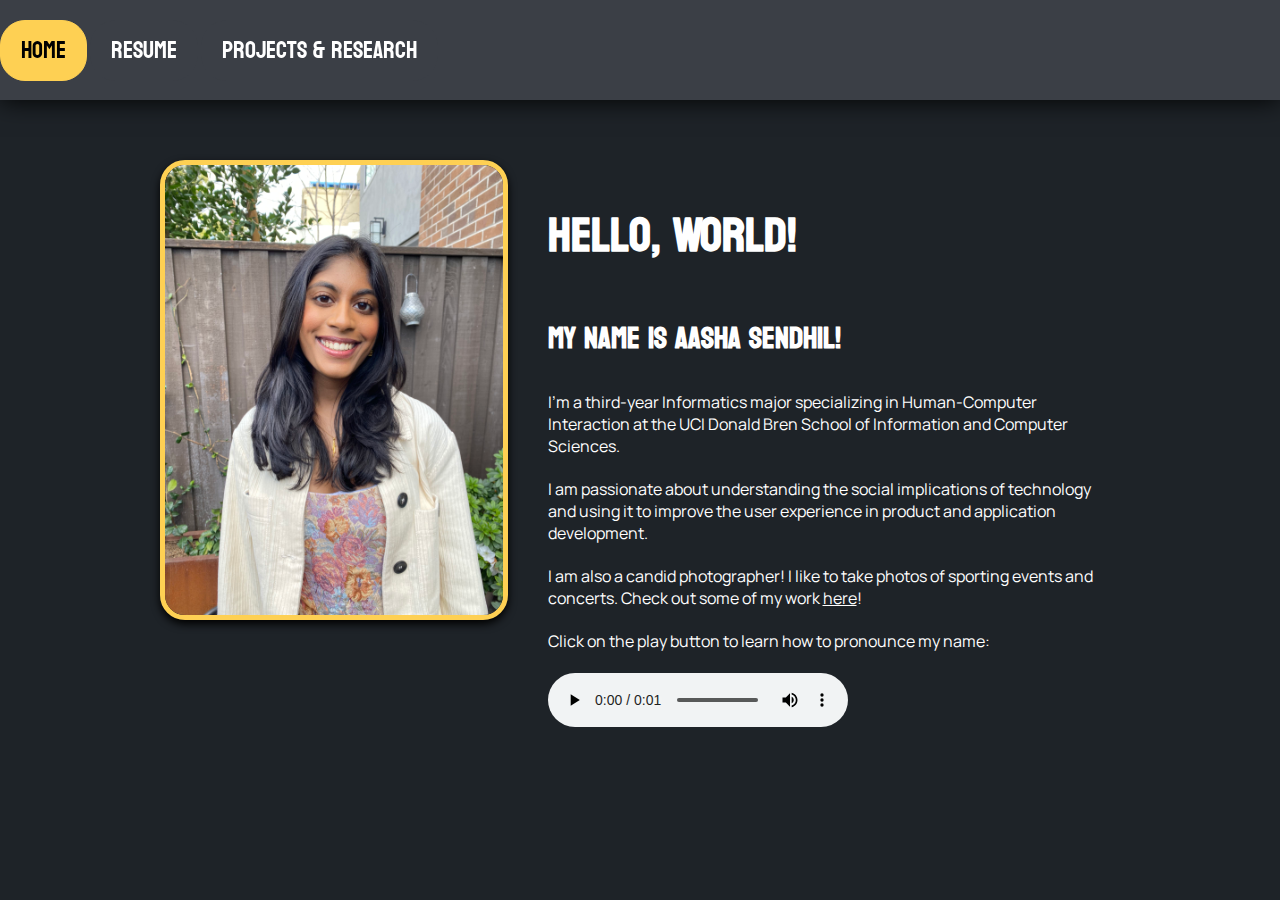
<file: index.html>
<!DOCTYPE html>
<html lang="en">
<!-- WRITTEN BY: AASHA SENDHIL
EMAIL: asendhil@uci.edu
-->
	<!--Set up page-->
	<head>
		<meta charset="UTF-8">
    <meta http-equiv="X-UA-Compatible" content="IE=edge">
    <meta name="viewport" content="width=device-width, initial-scale=1.0">
		<link rel="stylesheet" href="style.css">
    <title>Aasha's Portfolio</title>
		<style>
			body {
				background-color: #1e2328; <!-- dark gray-->
				background-repeat: no-repeat;
				background-size: cover;
				background-position: center center;
				background-attachment: fixed;
			}
		</style>
  </head>

	<!--Navigation bar-->
  <div class="navbar">
			<div class="navbar-right">
      <a href="./index.html" class="active">Home</a>
			<a href="./resume.html">Resume</a>
			<a href="./projects.html">Projects & Research</a>
			<!-- for future design iteration
			<div class="drowdown">
				<a href="./projects.html" class="dropbtn">Projects & Research</a>
				<div class="dropdown-content">
					<a href="./recipe-radar.html">Recipe Radar</a>
					<a href="./itinerary-atlas.html">Itinerary Atlas</a>
					<a href="./ai-discrimination-essay.html">AI Discrimination</a>
					<a href="./dataveillance-essay.html">Social Media & Dataveillance</a>
				</div>
			</div>
		-->
			<!--<a href="./contact.html">Contact</a>-->
		</div>
</div>

<div class="homecontainer">
	<!--Inserting profile photo-->
	<!--<div class="homeimage">-->
		<img src="images/Aasha_Sendhil_Photo.jpg" alt="Aasha Sendhil" class="homeimage">
	<!--</div>-->
	<!--Intro-->
	<div class="hometext">
		<h1> Hello, World!</h1>
		<h2>My name is Aasha Sendhil!</h2>
		<p>I'm a third-year Informatics major specializing in Human-Computer Interaction at the UCI Donald
			Bren School of Information and Computer Sciences.</p>
		<p>I am passionate about understanding the social implications of technology and using it to
			improve the user experience in product and application development.</p>
		<p>I am also a candid photographer! I like to take photos of sporting events and concerts. Check out
			some of my work <a href="https://aashasendhil.wixsite.com/journalismportfolio" style="color: white;">here</a>!</p>
		<!--Name pronunciation audio files-->
		<p>Click on the play button to learn how to pronounce my name:</p>
		<audio controls>
			<source src="./audios/name-pronunciation.m4a" type="audio/m4a">
			<source src="./audios/name-pronunciation.mp3" type="audio/mpeg">
			Your browser does not support the audio element.
		</audio>
	</div>
</div>

</html>
</file>
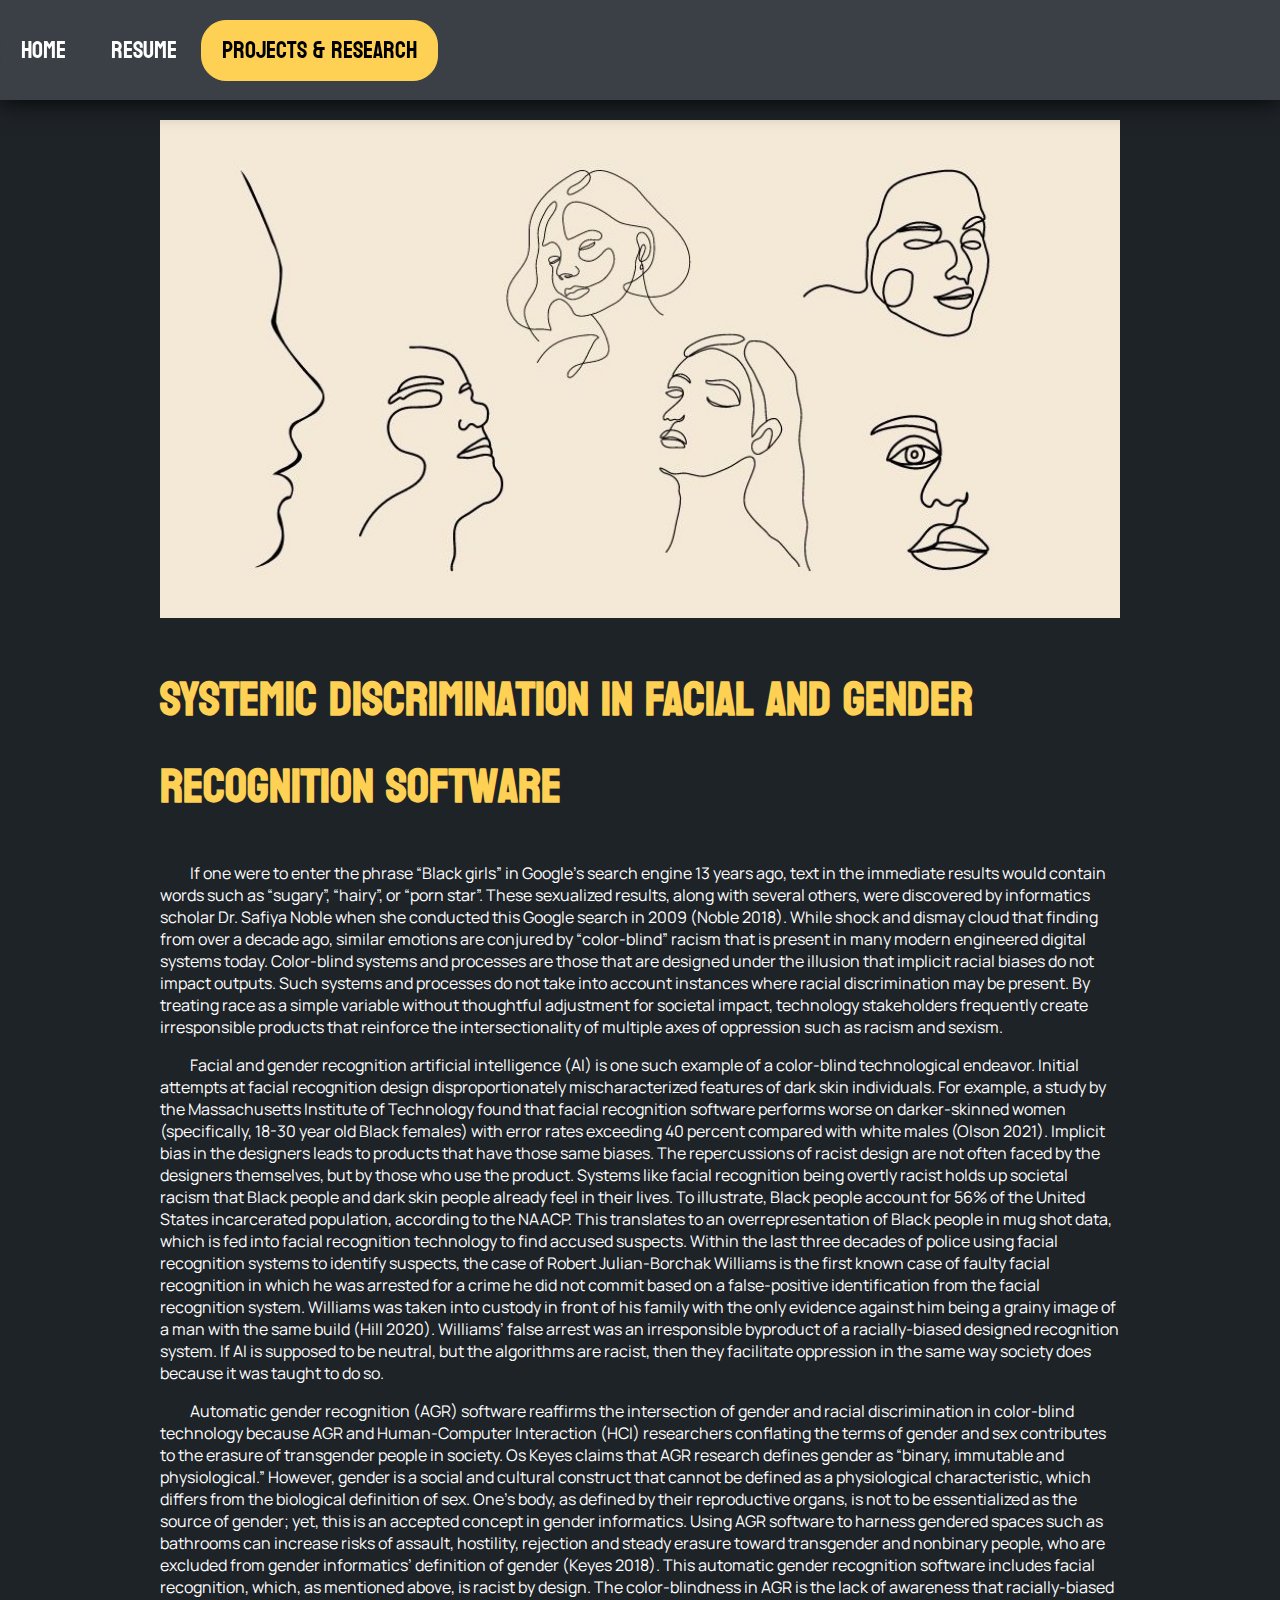
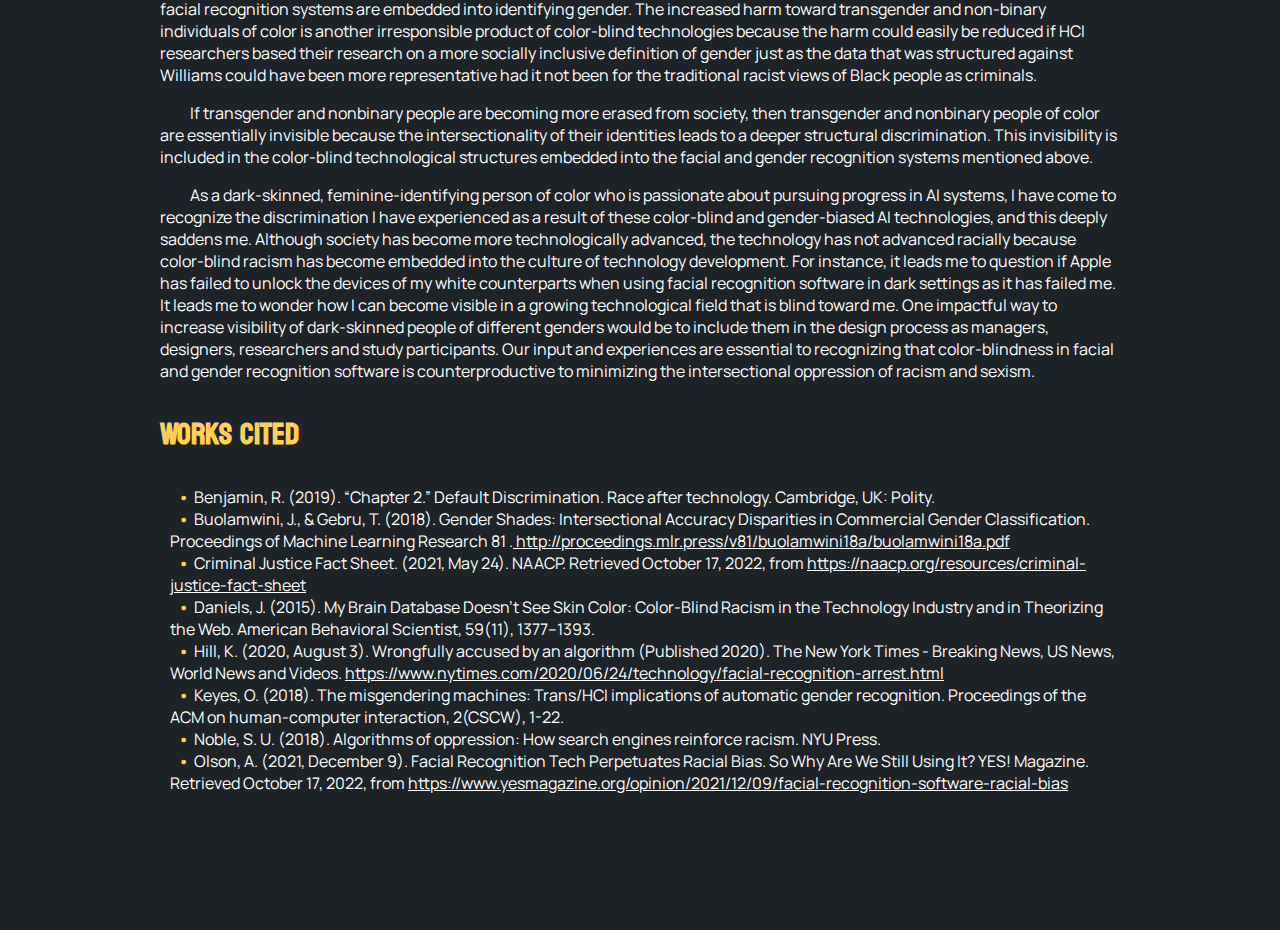
<file: ai-discrimination-essay.html>
<!DOCTYPE html>
<html lang="en">
	<!--Set up page-->
	<head>
		<meta charset="UTF-8">
    <meta http-equiv="X-UA-Compatible" content="IE=edge">
    <meta name="viewport" content="width=device-width, initial-scale=1.0">
		<link rel="stylesheet" href="style.css">
    <title>Aasha's Portfolio</title>
		<style>
			body {
				background-color: #1e2328;
				background-repeat: no-repeat;
				background-size: cover;
				background-position: center center;
				background-attachment: fixed;
			}
		</style>
  </head>

  <!--Navigation bar-->
  <div class="navbar">
			<div class="navbar-right">
      <a href="./index.html">Home</a>
			<a href="./resume.html">Resume</a>
			<a href="./projects.html" class="active">Projects & Research</a>
			<!--<a href="./contact.html">Contact</a>-->
		</div>
</div>

<body class="essay">
  <img src="./images/AI-Discrimination-Header-Image.jpg" alt="silhouettes of a six faces" id="header_img">
  <h1>Systemic Discrimination in Facial and Gender Recognition Software</h1>
  <p><span class="tab"></span>If one were to enter the phrase “Black girls” in Google’s search engine 13 years ago,
    text in the immediate results would contain words such as “sugary”, “hairy”, or “porn star”.
    These sexualized results, along with several others, were discovered by informatics scholar
    Dr. Safiya Noble when she conducted this Google search in 2009 (Noble 2018). While shock and
    dismay cloud that finding from over a decade ago, similar emotions are conjured by “color-blind”
    racism that is present in many modern engineered digital systems today. Color-blind systems and
    processes are those that are designed under the illusion that implicit racial biases do not impact
    outputs. Such systems and processes do not take into account instances where racial discrimination
    may be present. By treating race as a simple variable without thoughtful adjustment for societal
    impact, technology stakeholders frequently create irresponsible products that reinforce the
    intersectionality of multiple axes of oppression such as racism and sexism.</p>
  <p><span class="tab"></span>Facial and gender recognition artificial intelligence (AI) is one such example of a color-blind
    technological endeavor. Initial attempts at facial recognition design disproportionately
    mischaracterized features of dark skin individuals. For example, a study by the Massachusetts
    Institute of Technology found that facial recognition software performs worse on darker-skinned women
    (specifically, 18-30 year old Black females) with error rates exceeding 40 percent compared with white
    males (Olson 2021). Implicit bias in the designers leads to products that have those same biases.
    The repercussions of racist design are not often faced by the designers themselves, but by those who
    use the product. Systems like facial recognition being overtly racist holds up societal racism that
    Black people and dark skin people already feel in their lives. To illustrate, Black people account
    for 56% of the United States incarcerated population, according to the NAACP. This translates to an
    overrepresentation of Black people in mug shot data, which is fed into facial recognition technology
    to find accused suspects. Within the last three decades of police using facial recognition systems to
    identify suspects, the case of Robert Julian-Borchak Williams is the first known case of faulty facial
    recognition in which he was arrested for a crime he did not commit based on a false-positive
    identification from the facial recognition system. Williams was taken into custody in front
    of his family with the only evidence against him being a grainy image of a man with the same build (Hill 2020).
    Williams’ false arrest was an irresponsible byproduct of a racially-biased designed recognition system.
    If AI is supposed to be neutral, but the algorithms are racist, then they facilitate oppression in the
    same way society does because it was taught to do so.</p>
  <p><span class="tab"></span>Automatic gender recognition (AGR) software reaffirms the intersection of gender and racial discrimination
    in color-blind technology because AGR and Human-Computer Interaction (HCI) researchers conflating the terms
    of gender and sex contributes to the erasure of transgender people in society. Os Keyes claims that AGR
    research defines gender as “binary, immutable and physiological.” However, gender is a social and cultural
    construct that cannot be defined as a physiological characteristic, which differs from the biological
    definition of sex. One’s body, as defined by their reproductive organs, is not to be essentialized as the
    source of gender; yet, this is an accepted concept in gender informatics. Using AGR software to harness
    gendered spaces such as bathrooms can increase risks of assault, hostility, rejection and steady erasure
    toward transgender and nonbinary people, who are excluded from gender informatics’ definition of gender
    (Keyes 2018).  This automatic gender recognition software includes facial recognition, which, as mentioned
    above, is racist by design. The color-blindness in AGR is the lack of awareness that racially-biased facial
    recognition systems are embedded into identifying gender. The increased harm toward transgender and
    non-binary individuals of color is another irresponsible product of color-blind technologies because the
    harm could easily be reduced if HCI researchers based their research on a more socially inclusive definition
    of gender just as the data that was structured against Williams could have been more representative had it
    not been for the traditional racist views of Black people as criminals.</p>
  <p><span class="tab"></span>If transgender and nonbinary people are becoming more erased from society, then transgender and
    nonbinary people of color are essentially invisible because the intersectionality of their identities
    leads to a deeper structural discrimination. This invisibility is included in the color-blind
    technological structures embedded into the facial and gender recognition systems mentioned above.</p>
  <p><span class="tab"></span>As a dark-skinned, feminine-identifying person of color who is passionate about pursuing progress in AI systems,
    I have come to recognize the discrimination I have experienced as a result of these color-blind and gender-biased
    AI technologies, and this deeply saddens me. Although society has become more technologically advanced, the
    technology has not advanced racially because color-blind racism has become embedded into the culture of technology
    development. For instance, it leads me to question if Apple has failed to unlock the devices of my white counterparts
    when using facial recognition software in dark settings as it has failed me. It leads me to wonder how I can become
    visible in a growing technological field that is blind toward me. One impactful way to increase visibility of
    dark-skinned people of different genders would be to include them in the design process as managers, designers,
    researchers and study participants. Our input and experiences are essential to recognizing that color-blindness
    in facial and gender recognition software is counterproductive to minimizing the intersectional oppression of
    racism and sexism.</p>
	<h2>Works Cited</h2>
	<ul>
	  <li>Benjamin, R. (2019). “Chapter 2.” Default Discrimination. Race after technology. Cambridge, UK: Polity.</li>
	  <li>Buolamwini, J., & Gebru, T. (2018). Gender Shades: Intersectional Accuracy Disparities in Commercial Gender
	    Classification. Proceedings of Machine Learning Research 81 .<a href="http://proceedings.mlr.press/v81/buolamwini18a/buolamwini18a.pdf">
	    http://proceedings.mlr.press/v81/buolamwini18a/buolamwini18a.pdf</a></li>
	  <li>Criminal Justice Fact Sheet. (2021, May 24). NAACP. Retrieved October 17, 2022, from <a href="https://naacp.org/resources/criminal-justice-fact-sheet">
	    https://naacp.org/resources/criminal-justice-fact-sheet</a></li>
	  <li>Daniels, J. (2015). My Brain Database Doesn’t See Skin Color: Color-Blind Racism in the Technology Industry
	    and in Theorizing the Web. American Behavioral Scientist, 59(11), 1377–1393.</li>
	  <li>Hill, K. (2020, August 3). Wrongfully accused by an algorithm (Published 2020). The New York Times -
	    Breaking News, US News, World News and Videos. <a href="https://www.nytimes.com/2020/06/24/technology/facial-recognition-arrest.html">
	    https://www.nytimes.com/2020/06/24/technology/facial-recognition-arrest.html</a></li>
	  <li>Keyes, O. (2018). The misgendering machines: Trans/HCI implications of automatic gender recognition.
	    Proceedings of the ACM on human-computer interaction, 2(CSCW), 1-22.</li>
	  <li>Noble, S. U. (2018). Algorithms of oppression: How search engines reinforce racism. NYU Press.</li>
	  <li>Olson, A. (2021, December 9). Facial Recognition Tech Perpetuates Racial Bias. So Why Are We Still Using It?
	    YES! Magazine. Retrieved October 17, 2022, from <a href="https://www.yesmagazine.org/opinion/2021/12/09/facial-recognition-software-racial-bias">
	    https://www.yesmagazine.org/opinion/2021/12/09/facial-recognition-software-racial-bias</a></li>
	</ul>
</body>

</html>
</file>
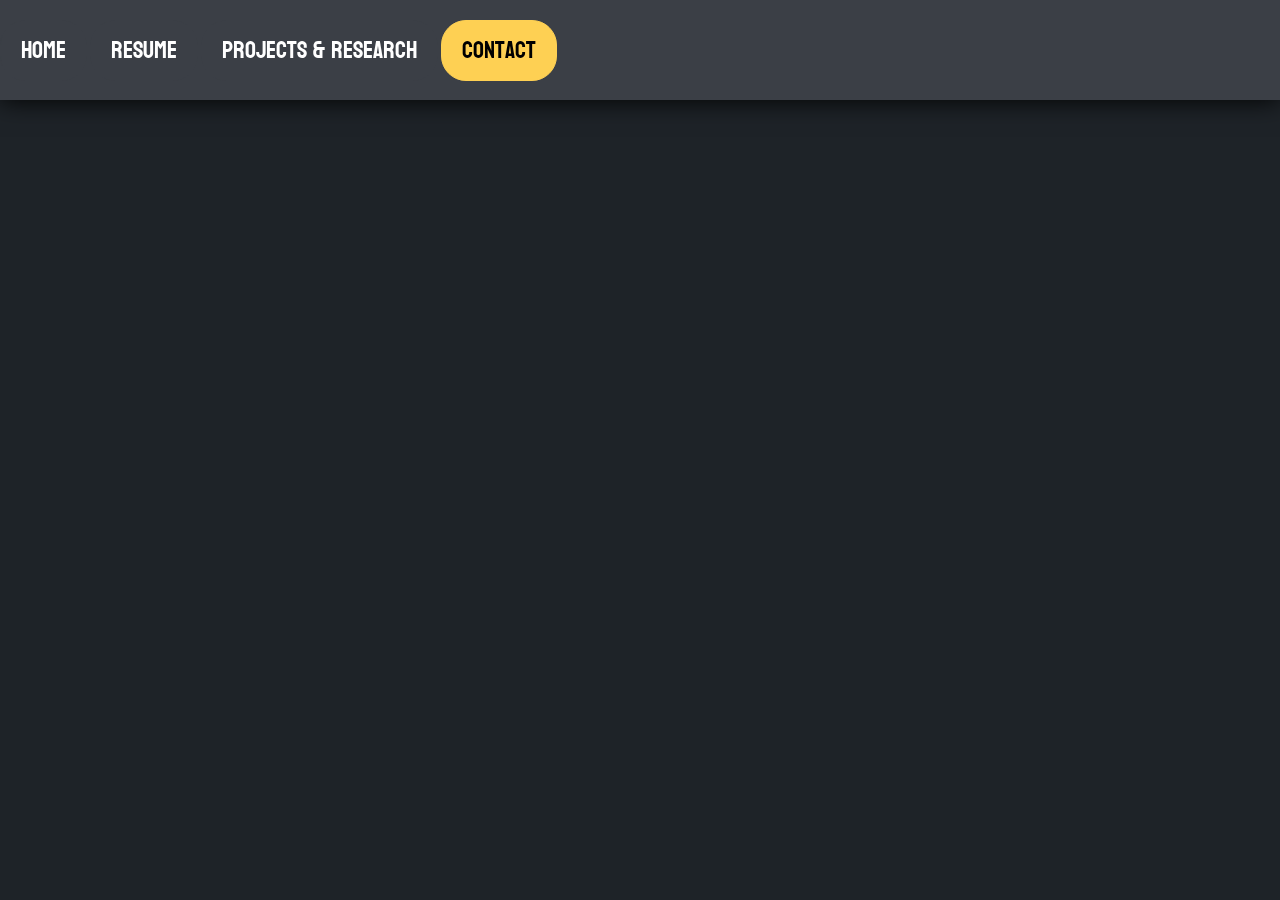
<file: contact.html>
<!DOCTYPE html>
<html lang="en">
	<!--Set up page-->
	<head>
		<meta charset="UTF-8">
    <meta http-equiv="X-UA-Compatible" content="IE=edge">
    <meta name="viewport" content="width=device-width, initial-scale=1.0">
		<link rel="stylesheet" href="style.css">
    <title>Aasha's Portfolio</title>
		<style>
			body {
				background-color: #1e2328;
				background-repeat: no-repeat;
				background-size: cover;
				background-position: center center;
				background-attachment: fixed;
			}
		</style>
  </head>

  <!--Navigation bar-->
  <div class="navbar">
			<div class="navbar-right">
      <a href="./index.html">Home</a>
			<a href="./resume.html">Resume</a>
			<a href="./projects.html">Projects & Research</a>
			<a href="./contact.html" class="active">Contact</a>
		</div>
</div>

</html>
</file>
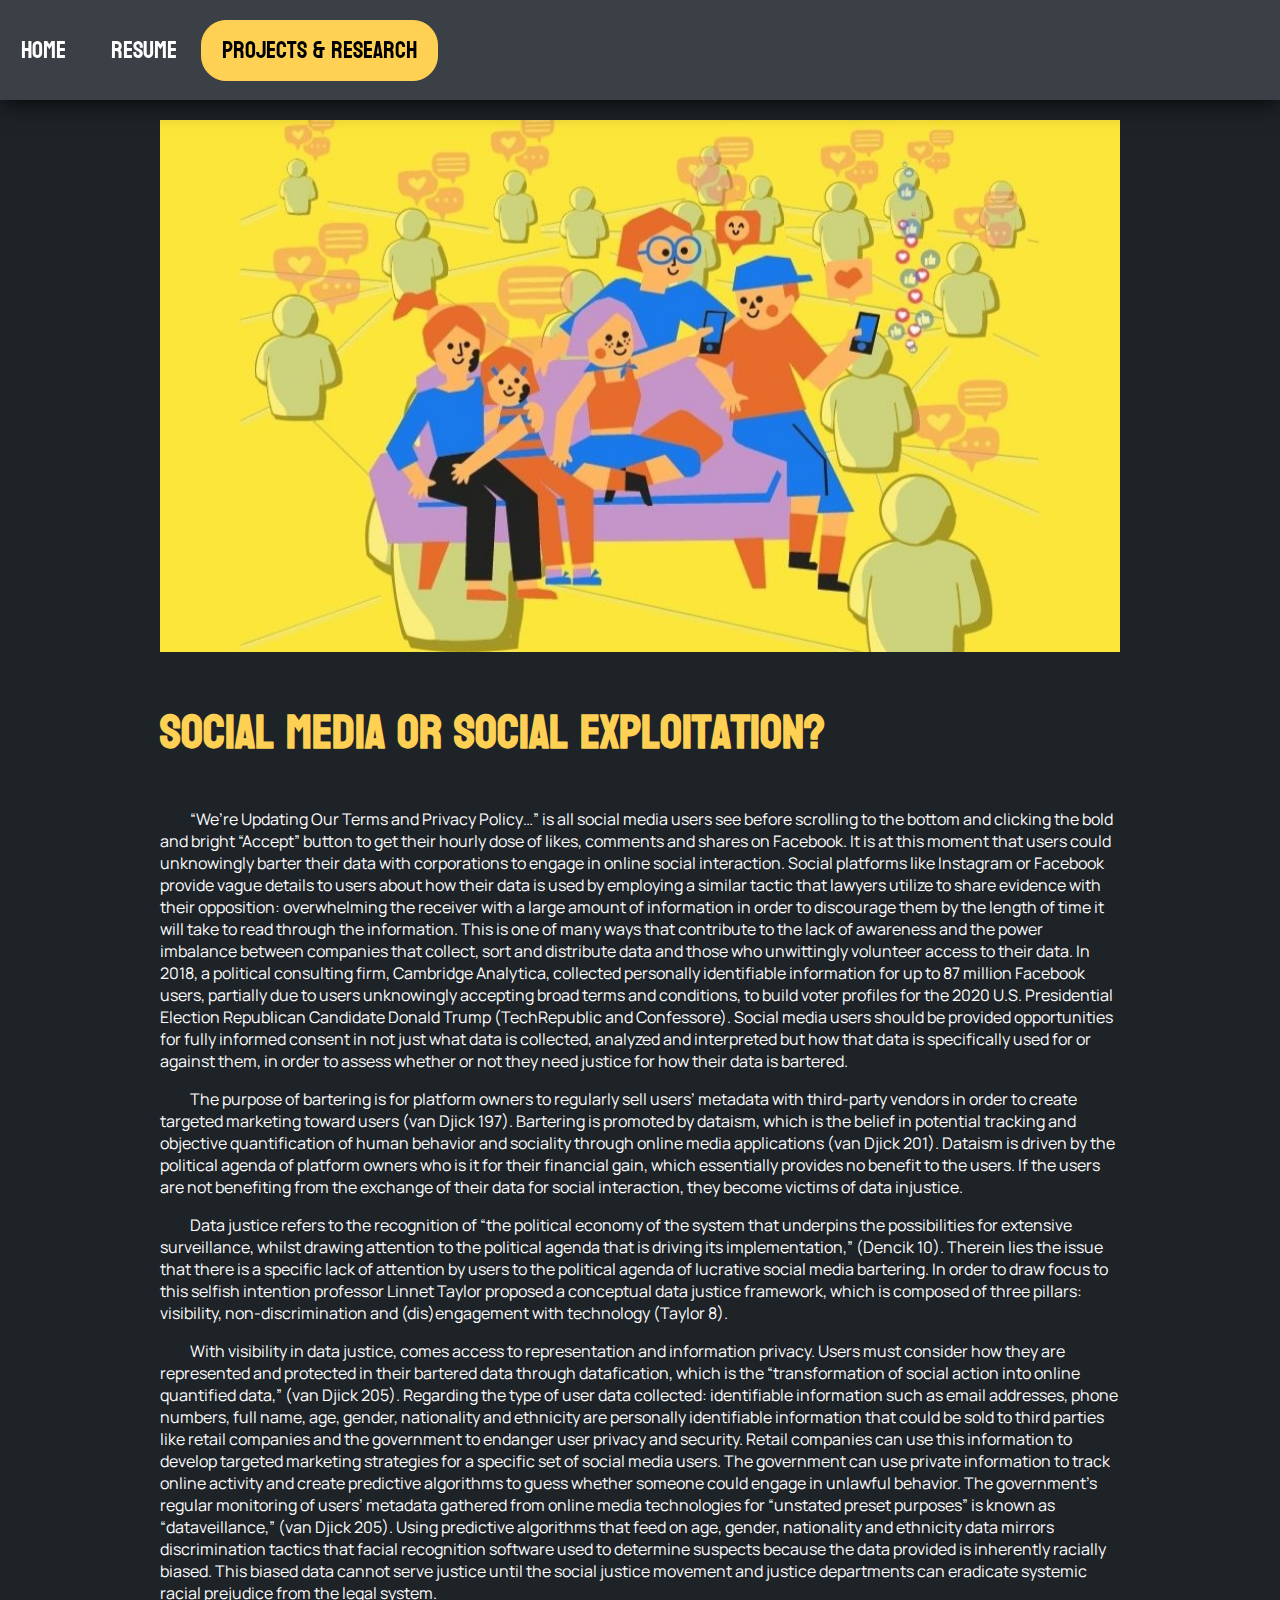
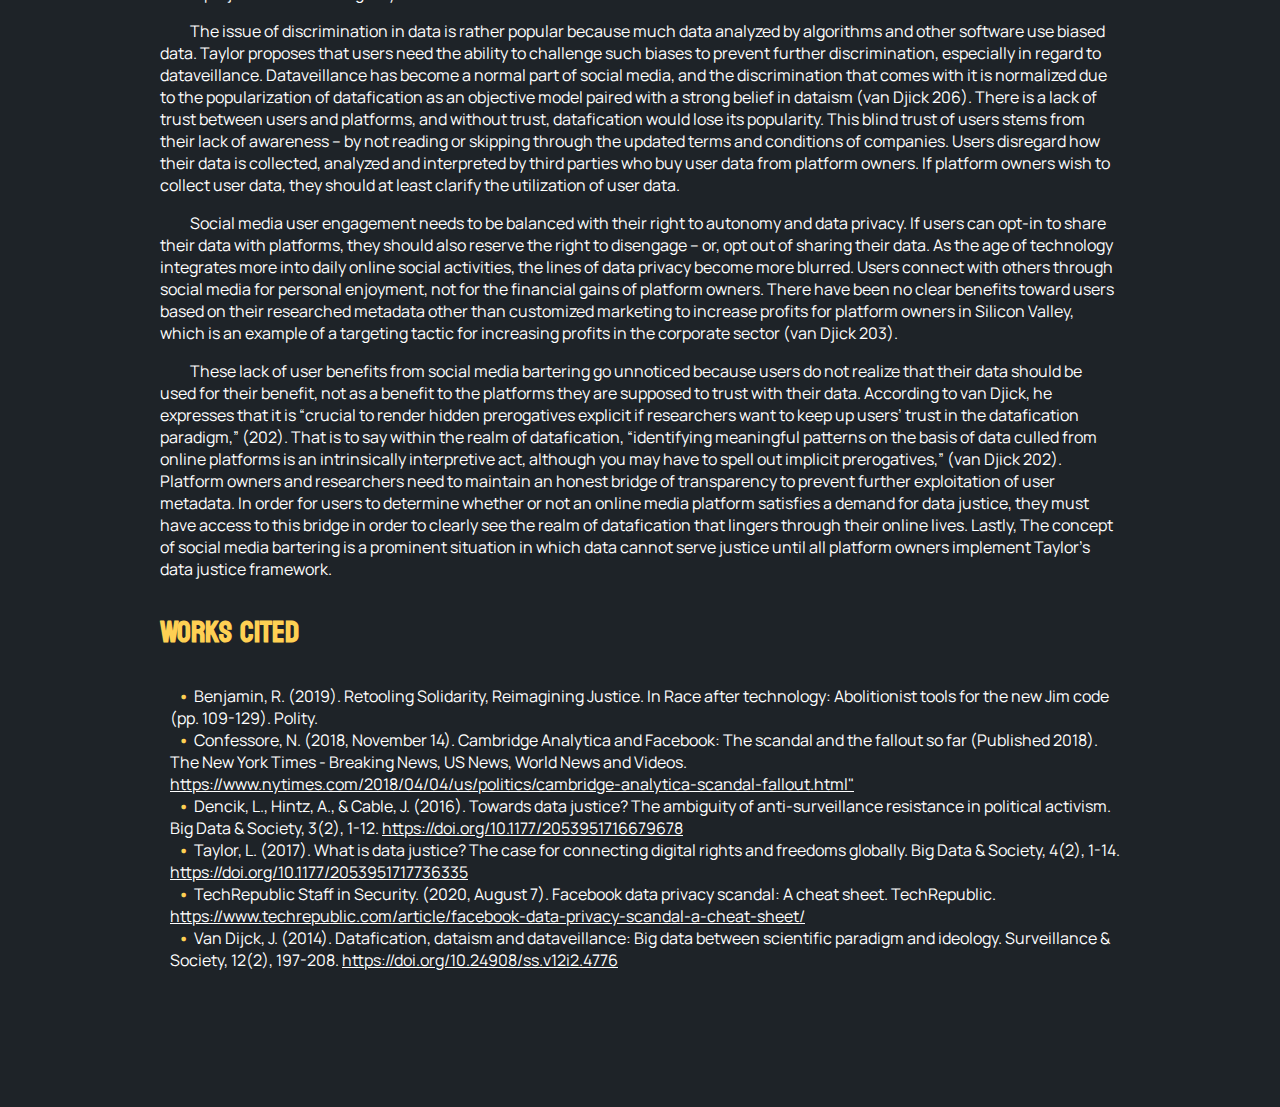
<file: dataveillance-essay.html>
<!DOCTYPE html>
<html lang="en">
	<!--Set up page-->
	<head>
		<meta charset="UTF-8">
    <meta http-equiv="X-UA-Compatible" content="IE=edge">
    <meta name="viewport" content="width=device-width, initial-scale=1.0">
		<link rel="stylesheet" href="style.css">
    <title>Aasha's Portfolio</title>
		<style>
			body {
				background-color: #1e2328;
				background-repeat: no-repeat;
				background-size: cover;
				background-position: center center;
				background-attachment: fixed;
			}
		</style>
  </head>

  <!--Navigation bar-->
  <div class="navbar">
			<div class="navbar-right">
      <a href="./index.html">Home</a>
			<a href="./resume.html">Resume</a>
			<a href="./projects.html" class="active">Projects & Research</a>
			<!--<a href="./contact.html">Contact</a>-->
		</div>
</div>

<body class="essay">
  <img src="./images/Social-Media-Header-Image.jpg" alt="illustration of a family and network of social media users" id="header_img">
  <h1>Social Media or Social Exploitation?</h1>
  <p><span class="tab"></span>“We’re Updating Our Terms and Privacy Policy…” is all social media users see before scrolling
    to the bottom and clicking the bold and bright “Accept” button to get their hourly dose of likes,
    comments and shares on Facebook. It is at this moment that users could unknowingly barter their
    data with corporations to engage in online social interaction. Social platforms like Instagram or
    Facebook provide vague details to users about how their data is used by employing a similar tactic
    that lawyers utilize to share evidence with their opposition: overwhelming the receiver with a
    large amount of information in order to discourage them by the length of time it will take to read
    through the information. This is one of many ways that contribute to the lack of awareness and the
    power imbalance between companies that collect, sort and distribute data and those who unwittingly
    volunteer access to their data. In 2018, a political consulting firm, Cambridge Analytica, collected
    personally identifiable information for up to 87 million Facebook users, partially due to users
    unknowingly accepting broad terms and conditions, to build voter profiles for the 2020 U.S.
    Presidential Election Republican Candidate Donald Trump (TechRepublic and Confessore). Social media
    users should be provided opportunities for fully informed consent in not just what data is collected,
    analyzed and interpreted but how that data is specifically used for or against them, in order to
    assess whether or not they need justice for how their data is bartered.</p>
  <p><span class="tab"></span>The purpose of bartering is for platform owners to regularly sell users’ metadata with third-party
    vendors in order to create targeted marketing toward users (van Djick 197). Bartering is promoted by
    dataism, which is the belief in potential tracking and objective quantification of human behavior and
    sociality through online media applications (van Djick 201). Dataism is driven by the political agenda
    of platform owners who is it for their financial gain, which essentially provides no benefit to the users.
    If the users are not benefiting from the exchange of their data for social interaction, they become victims
    of data injustice.</p>
  <p><span class="tab"></span>Data justice refers to the recognition of “the political economy of the system that underpins the
     possibilities for extensive surveillance, whilst drawing attention to the political agenda that is
     driving its implementation,” (Dencik 10). Therein lies the issue that there is a specific lack of
     attention by users to the political agenda of lucrative social media bartering. In order to draw focus
     to this selfish intention professor Linnet Taylor proposed a conceptual data justice framework, which is
     composed of three pillars: visibility, non-discrimination and (dis)engagement with technology (Taylor 8).</p>
  <p><span class="tab"></span>With visibility in data justice, comes access to representation and information privacy. Users must
    consider how they are represented and protected in their bartered data through datafication, which is
    the “transformation of social action into online quantified data,” (van Djick 205). Regarding the type of
    user data collected: identifiable information such as email addresses, phone numbers, full name, age,
    gender, nationality and ethnicity are personally identifiable information that could be sold to third parties
    like retail companies and the government to endanger user privacy and security. Retail companies can use this
    information to develop targeted marketing strategies for a specific set of social media users. The government
    can use private information to track online activity and create predictive algorithms to guess whether someone
    could engage in unlawful behavior. The government’s regular monitoring of users’ metadata gathered from online
    media technologies for “unstated preset purposes” is known as “dataveillance,” (van Djick 205). Using predictive
    algorithms that feed on age, gender, nationality and ethnicity data mirrors discrimination tactics that facial
    recognition software used to determine suspects because the data provided is inherently racially biased. This
    biased data cannot serve justice until the social justice movement and justice departments can eradicate systemic
    racial prejudice from the legal system.</p>
  <p><span class="tab"></span>The issue of discrimination in data is rather popular because much data analyzed by algorithms and other
    software use biased data. Taylor proposes that users need the ability to challenge such biases to prevent
    further discrimination, especially in regard to dataveillance. Dataveillance has become a normal part of social
    media, and the discrimination that comes with it is normalized due to the popularization of datafication as an
    objective model paired with a strong belief in dataism (van Djick 206). There is a lack of trust between users and
    platforms, and without trust, datafication would lose its popularity. This blind trust of users stems from their lack
    of awareness – by not reading or skipping through the updated terms and conditions of companies. Users disregard how
    their data is collected, analyzed and interpreted by third parties who buy user data from platform owners.
    If platform owners wish to collect user data, they should at least clarify the utilization of user data. </p>
  <p><span class="tab"></span>Social media user engagement needs to be balanced with their right to autonomy and data privacy. If users can opt-in
      to share their data with platforms, they should also reserve the right to disengage – or, opt out of sharing their data.
      As the age of technology integrates more into daily online social activities, the lines of data privacy become more blurred.
      Users connect with others through social media for personal enjoyment, not for the financial gains of platform owners.
      There have been no clear benefits toward users based on their researched metadata other than customized marketing to
      increase profits for platform owners in Silicon Valley, which is an example of a targeting tactic for increasing profits
      in the corporate sector (van Djick 203).</p>
  <p><span class="tab"></span>These lack of user benefits from social media bartering go unnoticed because users do not realize that their data should
    be used for their benefit, not as a benefit to the platforms they are supposed to trust with their data. According to van Djick,
    he expresses that it is “crucial to render hidden prerogatives explicit if researchers want to keep up users’ trust in the
    datafication paradigm,”  (202). That is to say within the realm of datafication, “identifying meaningful patterns on the basis
    of data culled from online platforms is an intrinsically interpretive act, although you may have to spell out implicit
    prerogatives,” (van Djick 202). Platform owners and researchers need to maintain an honest bridge of transparency to prevent
    further exploitation of user metadata. In order for users to determine whether or not an online media platform satisfies a
    demand for data justice, they must have access to this bridge in order to clearly see the realm of datafication that lingers
    through their online lives. Lastly, The concept of social media bartering is a prominent situation in which data cannot serve
    justice until all platform owners implement Taylor’s data justice framework.</p>

	<h2>Works Cited</h2>
	<ul>
	  <li>Benjamin, R. (2019). Retooling Solidarity, Reimagining Justice. In Race after technology: Abolitionist tools for the new Jim code
	    (pp. 109-129). Polity.</li>
	  <li>Confessore, N. (2018, November 14). Cambridge Analytica and Facebook: The scandal and the fallout so far (Published 2018). The New
	    York Times - Breaking News, US News, World News and Videos.
	    <a href="https://www.nytimes.com/2018/04/04/us/politics/cambridge-analytica-scandal-fallout.html">
	      https://www.nytimes.com/2018/04/04/us/politics/cambridge-analytica-scandal-fallout.html"</a></li>
	  <li>Dencik, L., Hintz, A., & Cable, J. (2016). Towards data justice? The ambiguity of anti-surveillance resistance in political activism.
	    Big Data & Society, 3(2), 1-12. <a href="https://doi.org/10.1177/2053951716679678">https://doi.org/10.1177/2053951716679678</a></li>
	  <li>Taylor, L. (2017). What is data justice? The case for connecting digital rights and freedoms globally. Big Data & Society, 4(2), 1-14.
	    <a href="https://doi.org/10.1177/2053951717736335">https://doi.org/10.1177/2053951717736335</a></li>
	  <li>TechRepublic Staff in Security. (2020, August 7). Facebook data privacy scandal: A cheat sheet. TechRepublic.
	    <a href="https://www.techrepublic.com/article/facebook-data-privacy-scandal-a-cheat-sheet/">
	      https://www.techrepublic.com/article/facebook-data-privacy-scandal-a-cheat-sheet/</a></li>
	  <li>Van Dijck, J. (2014). Datafication, dataism and dataveillance: Big data between scientific paradigm and ideology. Surveillance & Society,
	    12(2), 197-208. <a href="https://doi.org/10.24908/ss.v12i2.4776">https://doi.org/10.24908/ss.v12i2.4776</a></li>
	</ul>
</body>

</html>
</file>
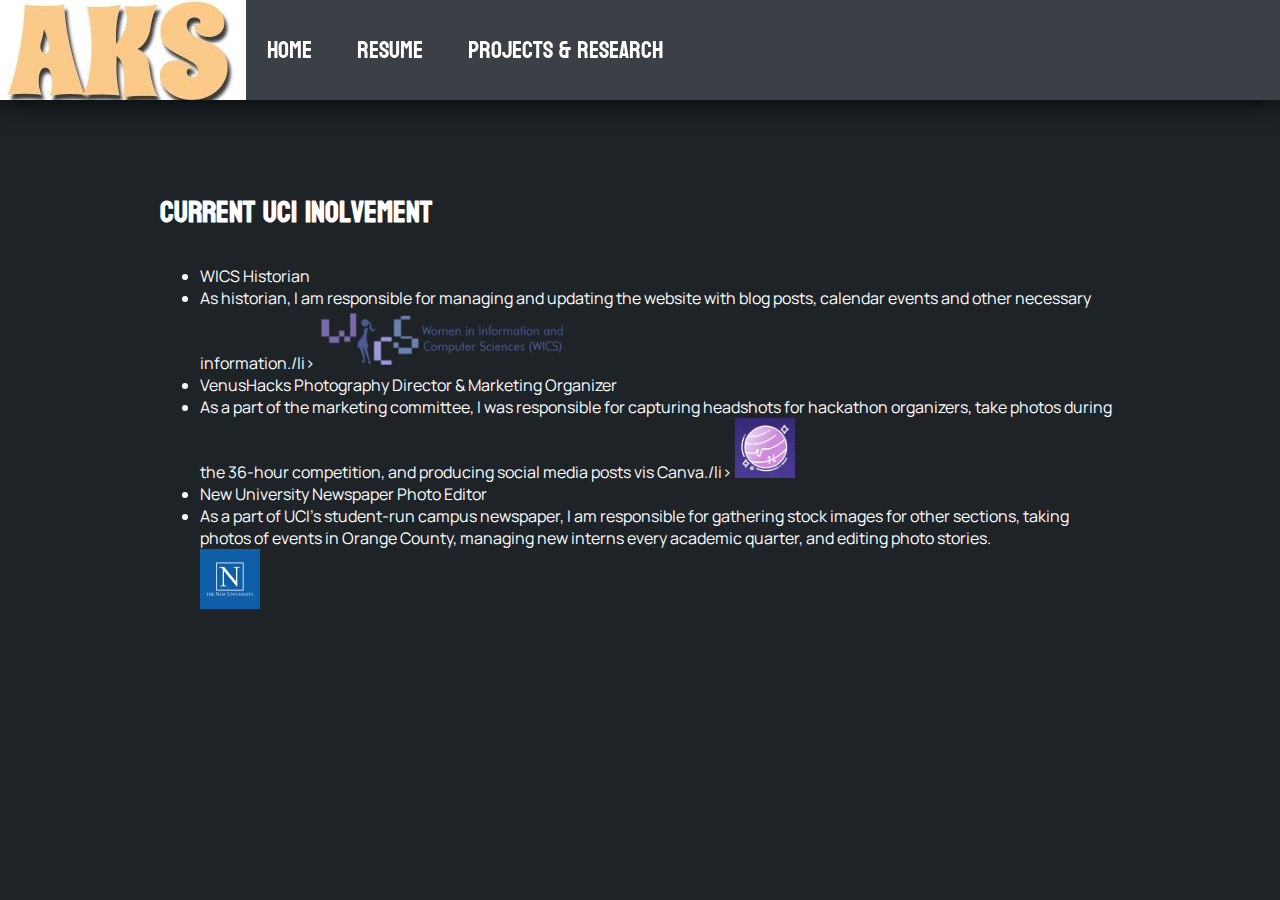
<file: involvement.html>
<!DOCTYPE html>
<html lang="en">
	<!--Set up page-->
	<head>
		<meta charset="UTF-8">
    <meta http-equiv="X-UA-Compatible" content="IE=edge">
    <meta name="viewport" content="width=device-width, initial-scale=1.0">
		<link rel="stylesheet" href="style.css">
    <title>Aasha's Portfolio</title>
		<!--Inserting and formatting background image-->
		<style>
			body {
				/*--background-image: url('images/Bluffs.jpg');-->*/
				background-color: #1e2328;
				background-repeat: no-repeat;
				background-size: cover;
				background-position: center center;
				background-attachment: fixed;
			}
		</style>
  </head>

	<!--Navigation bar-->
  <div class="navbar">
		<img src="images/initials-logo.jpg" alt="Aasha's Initials: A K S">
    <nav class="navbuttoncontainer">
      <a href="./index.html" class="navbutton">Home</a>
			<a href="./resume.html" class="navbutton">Resume</a>
			<a href="./projects.html" class="navbutton">Projects & Research</a>
			<!--
      <a href="./involvement.html" class="navbutton">Involvement</a>
			<a href="https://aashasendhil.wixsite.com/journalismportfolio" class="navbutton"> Journalism Experience</a>
		-->
    </nav>
</div>

<!--Involvement Details-->
<div>
  <h2> Current UCI Inolvement</h2>
  <ul>
    <li>WICS Historian</li>
		<li>As historian, I am responsible for managing and updating the website
		with blog posts, calendar events and other necessary information./li>
    <a href="https://wics.ics.uci.edu/">
      <img src="images/wics-website-logo.png" class="involvement_icon" alt="WICS Logo">
    </a>

    <li>VenusHacks Photography Director & Marketing Organizer</li>
		<li> As a part of the marketing committee, I was responsible for capturing
		headshots for hackathon organizers, take photos during the 36-hour
		competition, and producing social media posts vis Canva./li>
    <a href="https://venushacks.com/">
      <img src="images/vh-icon-bg.png" class="involvement_icon" alt="Venus Hacks Logo">
    </a>

    <li>New University Newspaper Photo Editor</li>
		<li>As a part of UCI's student-run campus newspaper, I am responsible for
		gathering stock images for other sections, taking photos of events in
	  Orange County, managing new interns every academic quarter, and editing photo stories.</li>
    <a href="https://www.newuniversity.org/">
      <img src="images/new-u-logo.png" class="involvement_icon" alt="New University Logo">
    </a>
  </ul>
</div>

</html>
</file>
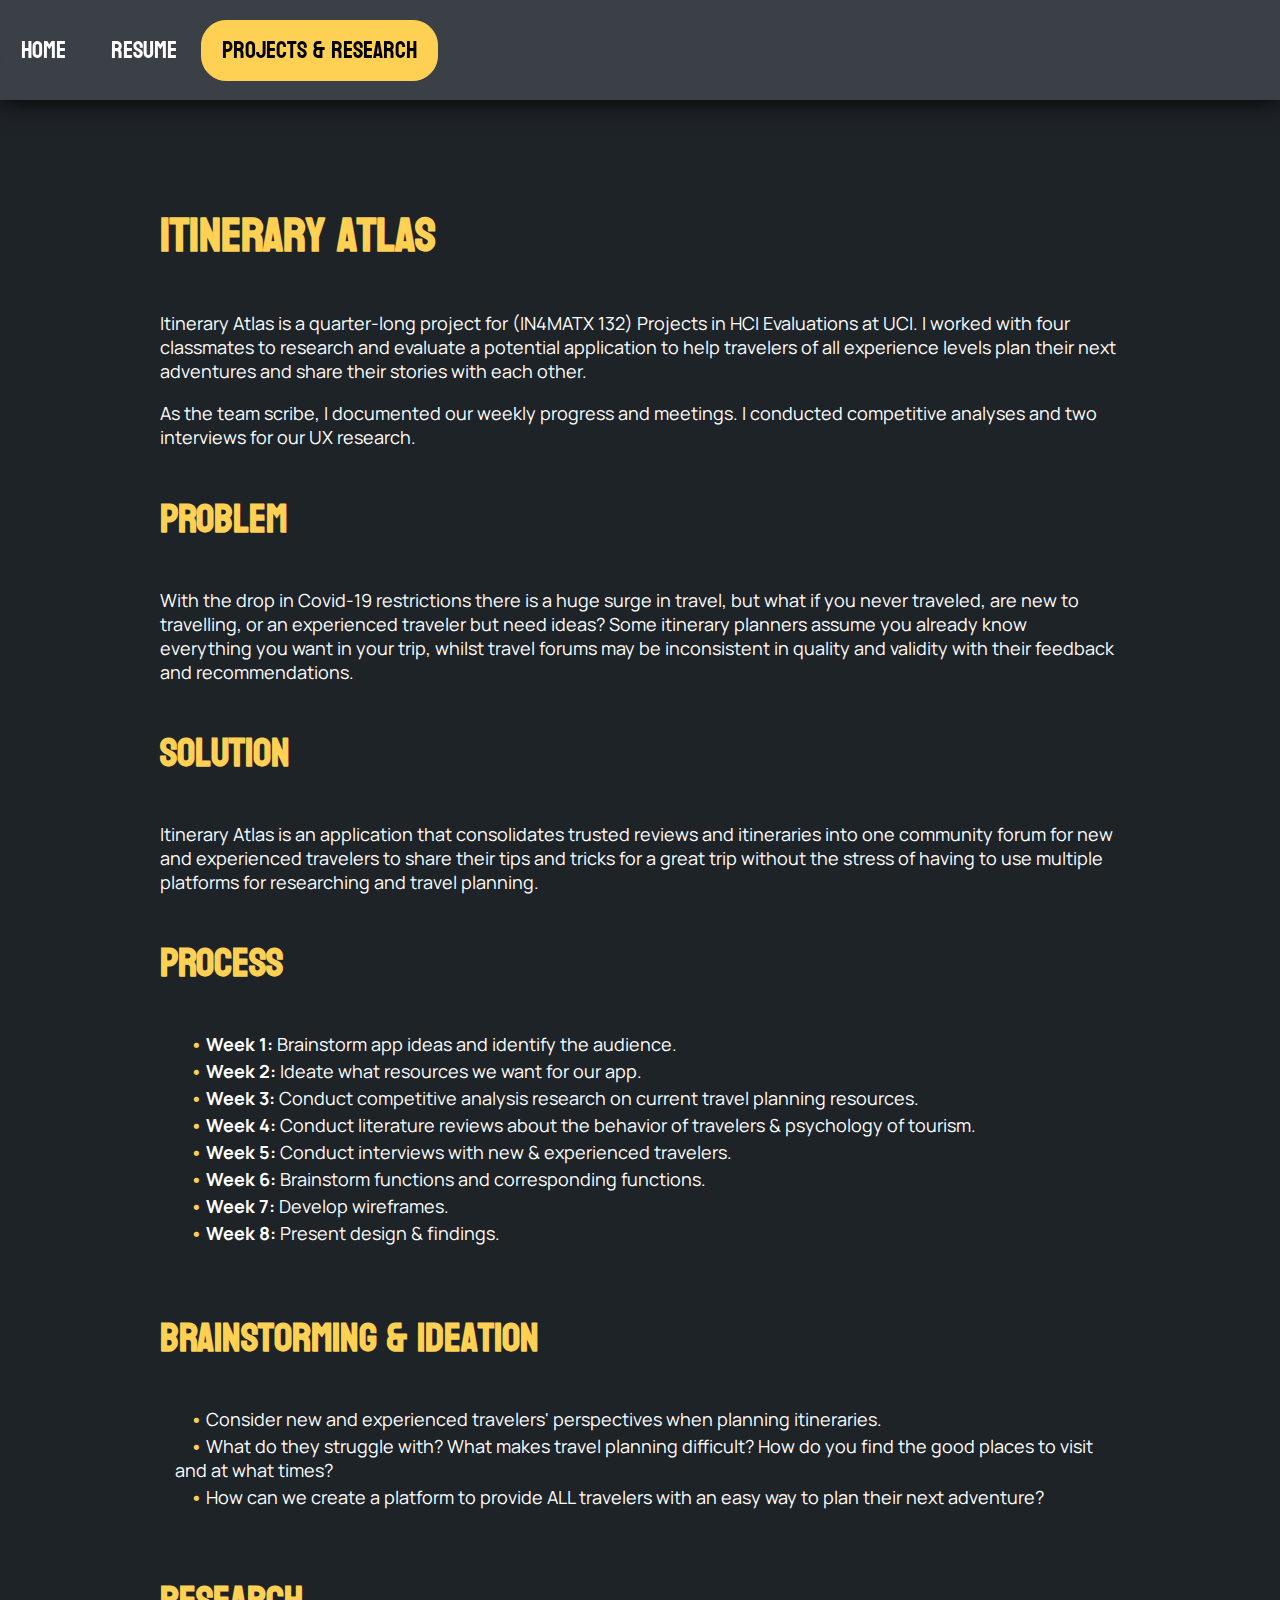
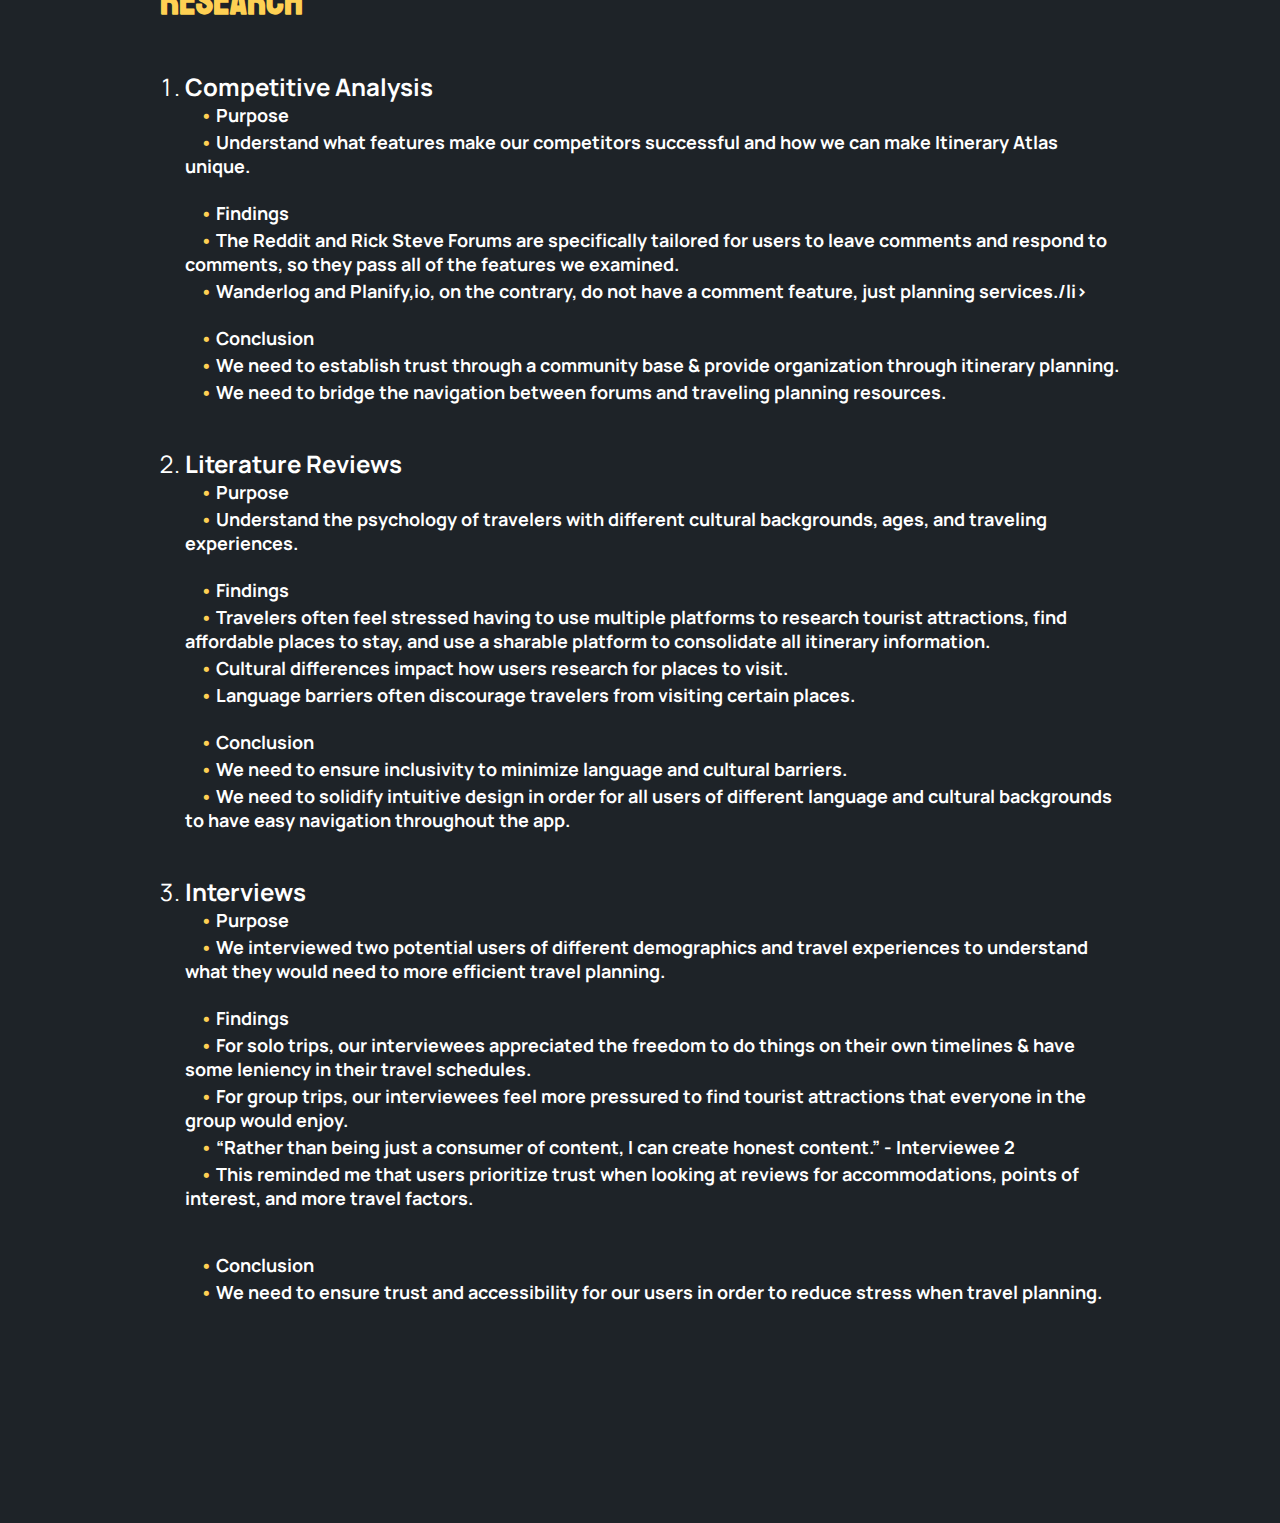
<file: itinerary-atlas.html>
<!DOCTYPE html>
<html lang="en">
	<!--Set up page-->
	<head>
		<meta charset="UTF-8">
    <meta http-equiv="X-UA-Compatible" content="IE=edge">
    <meta name="viewport" content="width=device-width, initial-scale=1.0">
		<link rel="stylesheet" href="style.css">
    <title>Aasha's Portfolio</title>
		<style>
			body {
				background-color: #1e2328;
				background-repeat: no-repeat;
				background-size: cover;
				background-position: center center;
				background-attachment: fixed;
			}
		</style>
  </head>

  <!--Navigation bar-->
  <div class="navbar">
			<div class="navbar-right">
      <a href="./index.html">Home</a>
			<a href="./resume.html">Resume</a>
			<a href="./projects.html" class="active">Projects & Research</a>
			<!--<a href="./contact.html">Contact</a>-->
		</div>
</div>

<div class="project_page">
	<body>
		<h1>Itinerary Atlas</h1>
		<p>Itinerary Atlas is a quarter-long project for (IN4MATX 132) Projects in HCI
			Evaluations at UCI. I worked with four classmates to research and evaluate a
			potential application to help travelers of all experience levels plan their
			next adventures and share their stories with each other.</p>
		<p>As the team scribe, I documented our weekly progress and meetings. I
			conducted competitive analyses and two interviews for our UX research. </p>

		<h2>PROBLEM</h2>
		<p>With the drop in Covid-19 restrictions there is a huge surge in travel, but
			what if you never traveled, are new to travelling, or an experienced traveler
			but need ideas? Some itinerary planners assume you already know everything you
			want in your trip, whilst travel forums may be inconsistent in quality and
			validity with their feedback and recommendations.</p>

		<h2>SOLUTION</h2>
		<p>Itinerary Atlas is an application that consolidates trusted reviews and
			itineraries into one community forum for new and experienced travelers to
			share their tips and tricks for a great trip without the stress of having
			to use multiple platforms for researching and travel planning.</p>

		<h2>PROCESS</h2>
		<ul>
			<li><strong>Week 1: </strong>Brainstorm app ideas and identify the audience.</li>
			<li><strong>Week 2: </strong>Ideate what resources we want for our app.</li>
			<li><strong>Week 3: </strong>Conduct competitive analysis research on current travel planning resources.</li>
			<li><strong>Week 4: </strong>Conduct literature reviews about the behavior of travelers & psychology of tourism.</li>
			<li><strong>Week 5: </strong>Conduct interviews with new & experienced travelers.</li>
			<li><strong>Week 6: </strong>Brainstorm functions and corresponding functions.</li>
			<li><strong>Week 7: </strong>Develop wireframes.</li>
			<li><strong>Week 8: </strong>Present design & findings.</li>
		</ul>

		<h2>Brainstorming & Ideation</h2>
		<ul>
			<li>Consider new and experienced travelers' perspectives when planning itineraries.</li>
			<li>What do they struggle with? What makes travel planning difficult? How do you
				find the good places to visit and at what times?</li>
			<li>How can we create a platform to provide ALL travelers with an easy way to plan their next adventure?</li>
		</ul>

		<h2>Research</h2>
		<ol>
			<li><strong>Competitive Analysis</strong></li>
				<ul>
					<li>Purpose</li>
						<ul>
							<li>Understand what features make our competitors successful and how we can make Itinerary Atlas unique.</li>
						</ul>
					<li>Findings</li>
					<!--<img>-->
						<ul>
							<li>The Reddi​t and Rick Steve Forums are specifically tailored for users to leave comments and respond to
								comments, so they pass all of the features we examined.</li>
							<li>Wanderlog and Planify,io, on the contrary, do not have a comment feature, just planning services./li>
						</ul>
					<li>Conclusion</li>
						<ul>
							<li>We need to establish trust through a community base & provide organization through itinerary planning.</li>
							<li>We need to bridge the navigation between forums and traveling planning resources.</li>
						</ul>
				</ul>

			<li><strong>Literature Reviews</strong></li>
				<ul>
					<li>Purpose</li>
						<ul>
							<li>Understand the psychology of travelers with different cultural backgrounds, ages, and traveling experiences.</li>
						</ul>
					<li>Findings</li>
						<ul>
							<li>Travelers often feel stressed having to use multiple platforms to research tourist attractions, find affordable
								places to stay, and use a sharable platform to consolidate all itinerary information.​</li>
							<li>Cultural differences impact how users research for places to visit.</li>
							<li>Language barriers often discourage travelers from visiting certain places.</li>
						</ul>
					<li>Conclusion</li>
						<ul>
							<li>We need to ensure inclusivity to minimize language and cultural barriers.</li>
							<li>We need to solidify intuitive design in order for all users of different language and cultural backgrounds
								to have easy navigation throughout the app.</li>
						</ul>
				</ul>

			<li><strong>Interviews</strong></li>
				<ul>
					<li>Purpose</li>
						<ul>
							<li>We interviewed two potential users of different demographics and travel experiences to understand what they would need to more efficient travel planning.</li>
						</ul>
					<li>Findings</li>
						<ul>
							<li>For solo trips, our interviewees appreciated the freedom to do things on their own timelines & have some leniency in their travel schedules.</li>
							<li>For group trips, our interviewees feel more pressured to find tourist attractions that everyone in the group would enjoy. </li>
							<li>“Rather than being just a consumer of content, I can create honest content.” - Interviewee 2</li>
							<ul>
								<li>This reminded me that users prioritize trust when looking at reviews for accommodations, points of interest, and more travel factors.</li>
							</ul>
						</ul>
					<li>Conclusion</li>
						<ul>
							<li>We need to ensure trust and accessibility for our users in order to reduce stress when travel planning.​</li>
						</ul>
				</ul>
		</ol>
</div>

</html>
</file>
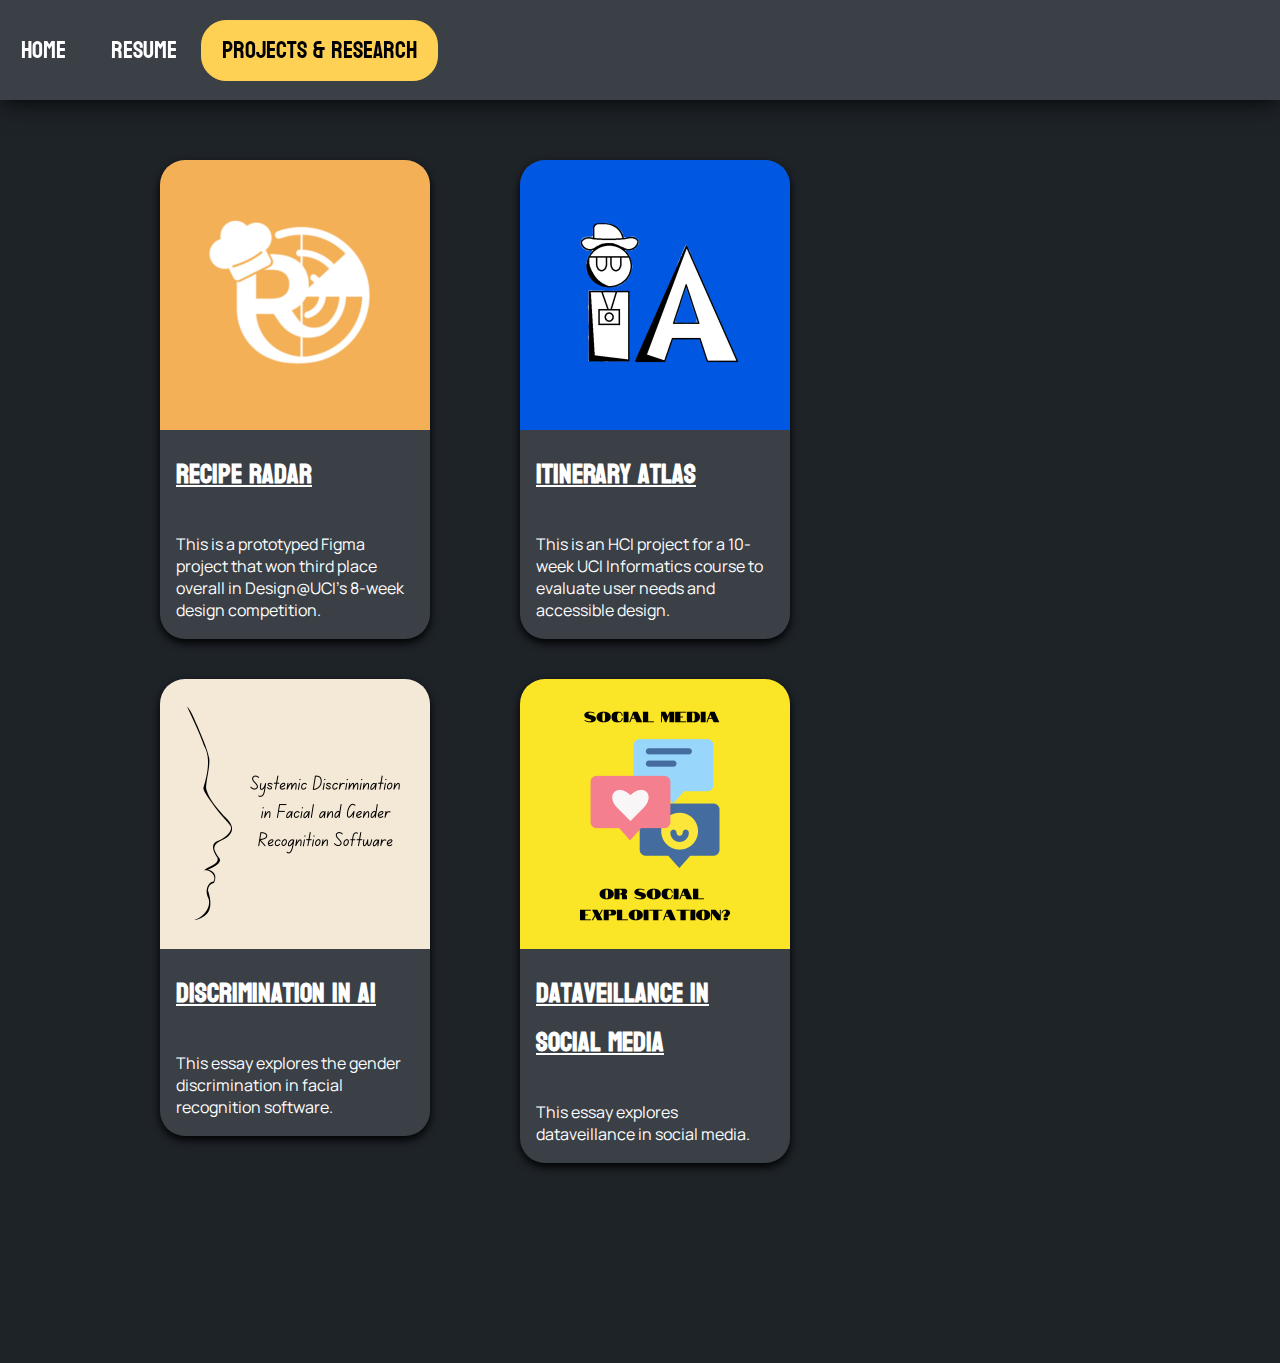
<file: projects.html>
<!DOCTYPE html>
<html lang="en">
	<!--Set up page-->
	<head>
		<meta charset="UTF-8">
    <meta http-equiv="X-UA-Compatible" content="IE=edge">
    <meta name="viewport" content="width=device-width, initial-scale=1.0">
		<link rel="stylesheet" href="style.css">
    <title>Aasha's Portfolio</title>
		<style>
			body {
				background-color: #1e2328;
				background-repeat: no-repeat;
				background-size: cover;
				background-position: center center;
				background-attachment: fixed;
			}
		</style>
  </head>

	<!--Navigation bar-->
  <div class="navbar">
			<div class="navbar-right">
      <a href="./index.html">Home</a>
			<a href="./resume.html">Resume</a>
			<a href="./projects.html" class="active">Projects & Research</a>
			<!--<a href="./contact.html">Contact</a>-->
		</div>
</div>

<div style="align-content: center;">
	<!--FIRST ROW-->
	<div class="card_row">
		<!--RECIPE RADAR PROJECT-->
		<div class="card_padding">
			<div class="project_card">
				<img src="./images/Recipe-Radar.png" alt="Recipe Radar Logo" id="project_image">
				<div class="card_container">
					<h1><a href="./recipe-radar.html">Recipe Radar</a></h1>
					<p>This is a prototyped Figma project that won third place overall in Design@UCI's 8-week design competition.</p>
				</div>
			</div>
		</div>

		<!--ITINERARY ATLAS PROJECT-->
		<div class="card_padding">
			<div class="project_card">
				<img src="./images/Itinerary-Atlas.png" alt="Itinerary Atlas Logo" id="project_image">
				<div class="card_container">
					<h1><a href="./itinerary-atlas.html">Itinerary Atlas</a></h1>
					<p>This is an HCI project for a 10-week UCI Informatics course to evaluate user needs and accessible design.</p>
				</div>
			</div>
		</div>
	</div>

	<!--SECOND ROW-->
	<div class="card_row">
		<!--DISCRIMINATION ESSAY-->
		<div class="card_padding">
				<div class="project_card">
					<img src="./images/161-Essay-1.png" alt="Cover for AI Discrimination Essay" id="project_image">
					<div class="card_container">
						<h1><a href="./ai-discrimination-essay.html">Discrimination in AI</a></h1>
						<p>This essay explores the gender discrimination in facial recognition software.</p>
					</div>
				</div>
		</div>

		<!--DATAVEILLANCE ESSAY-->
		<div class="card_padding">
				<div class="project_card">
					<img src="./images/161-Essay-2.png" alt="Cover for Dataveillance Essay" id="project_image">
					<div class="card_container">
						<h1><a href="./dataveillance-essay.html">Dataveillance in Social Media<a></h1>
						<p>This essay explores dataveillance in social media.</p>
					</div>
				</div>
			</div>
		</div>
	</div>

</html>
</file>
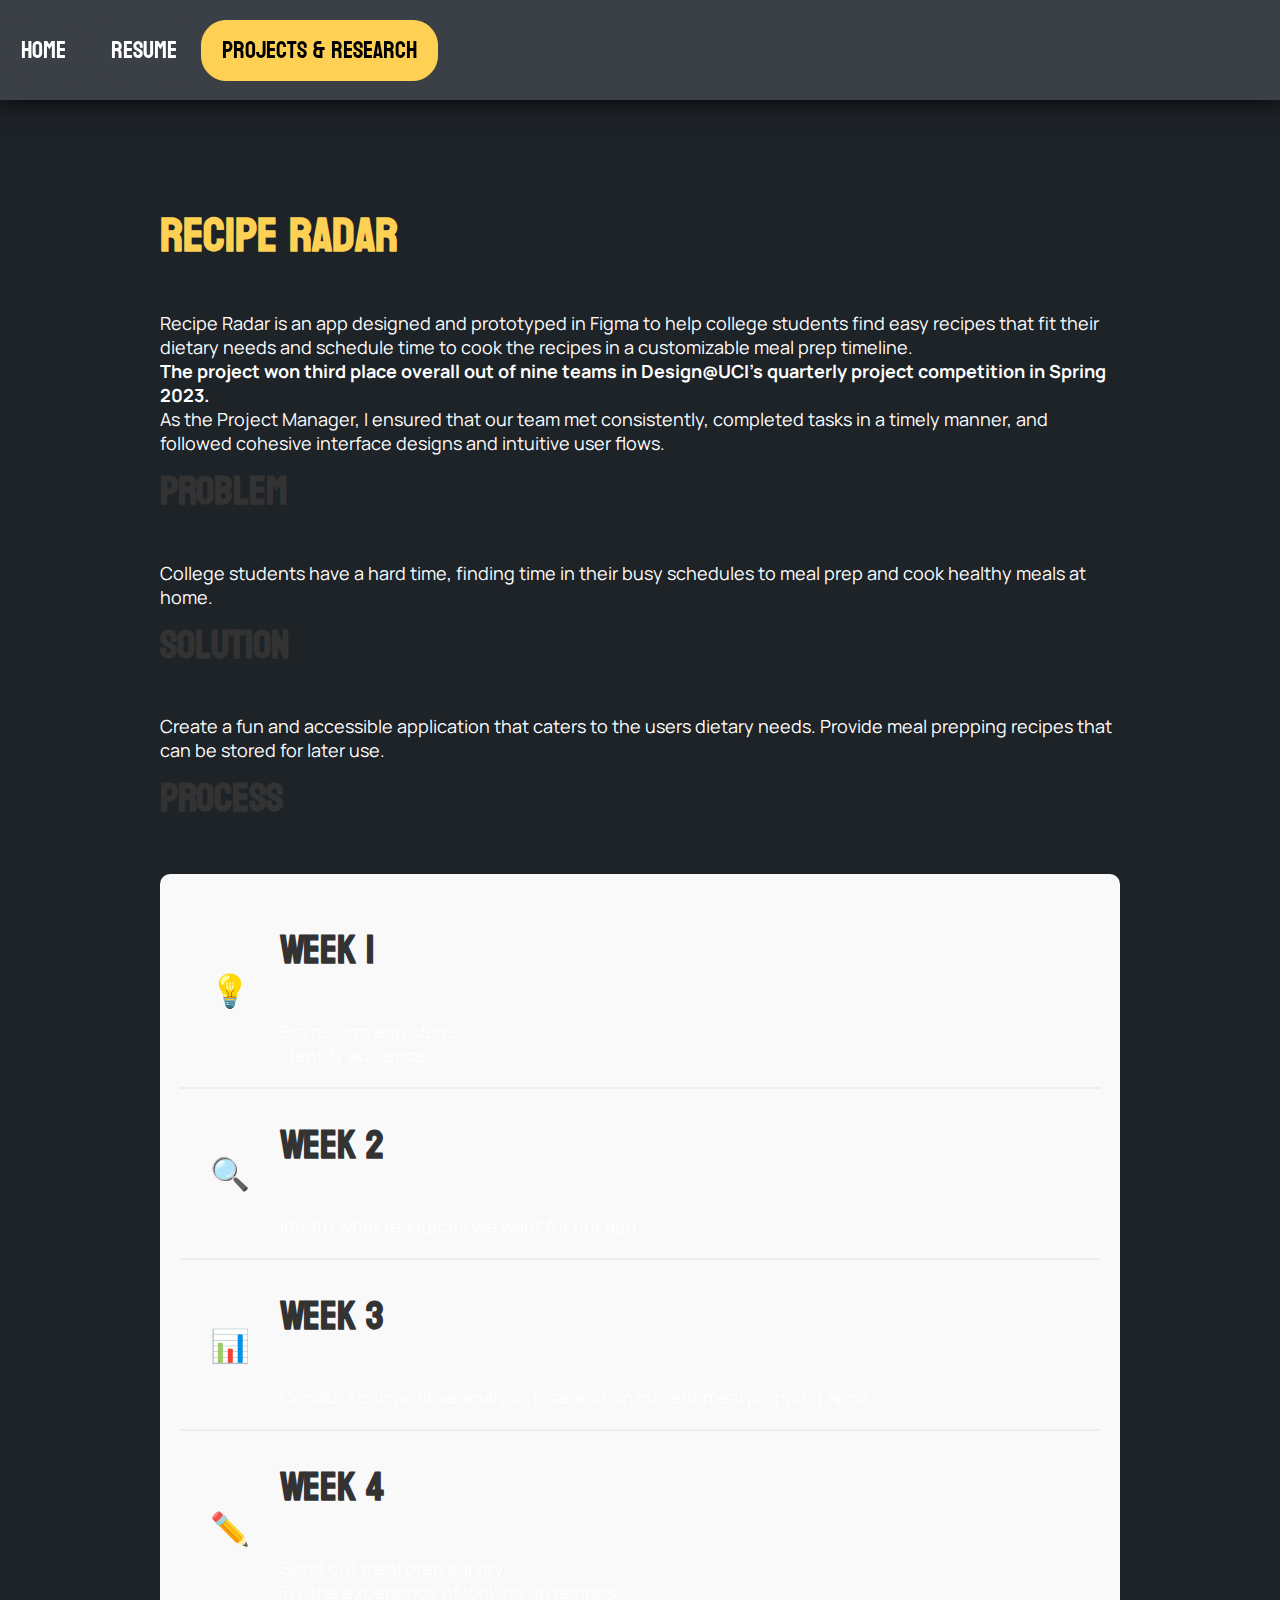
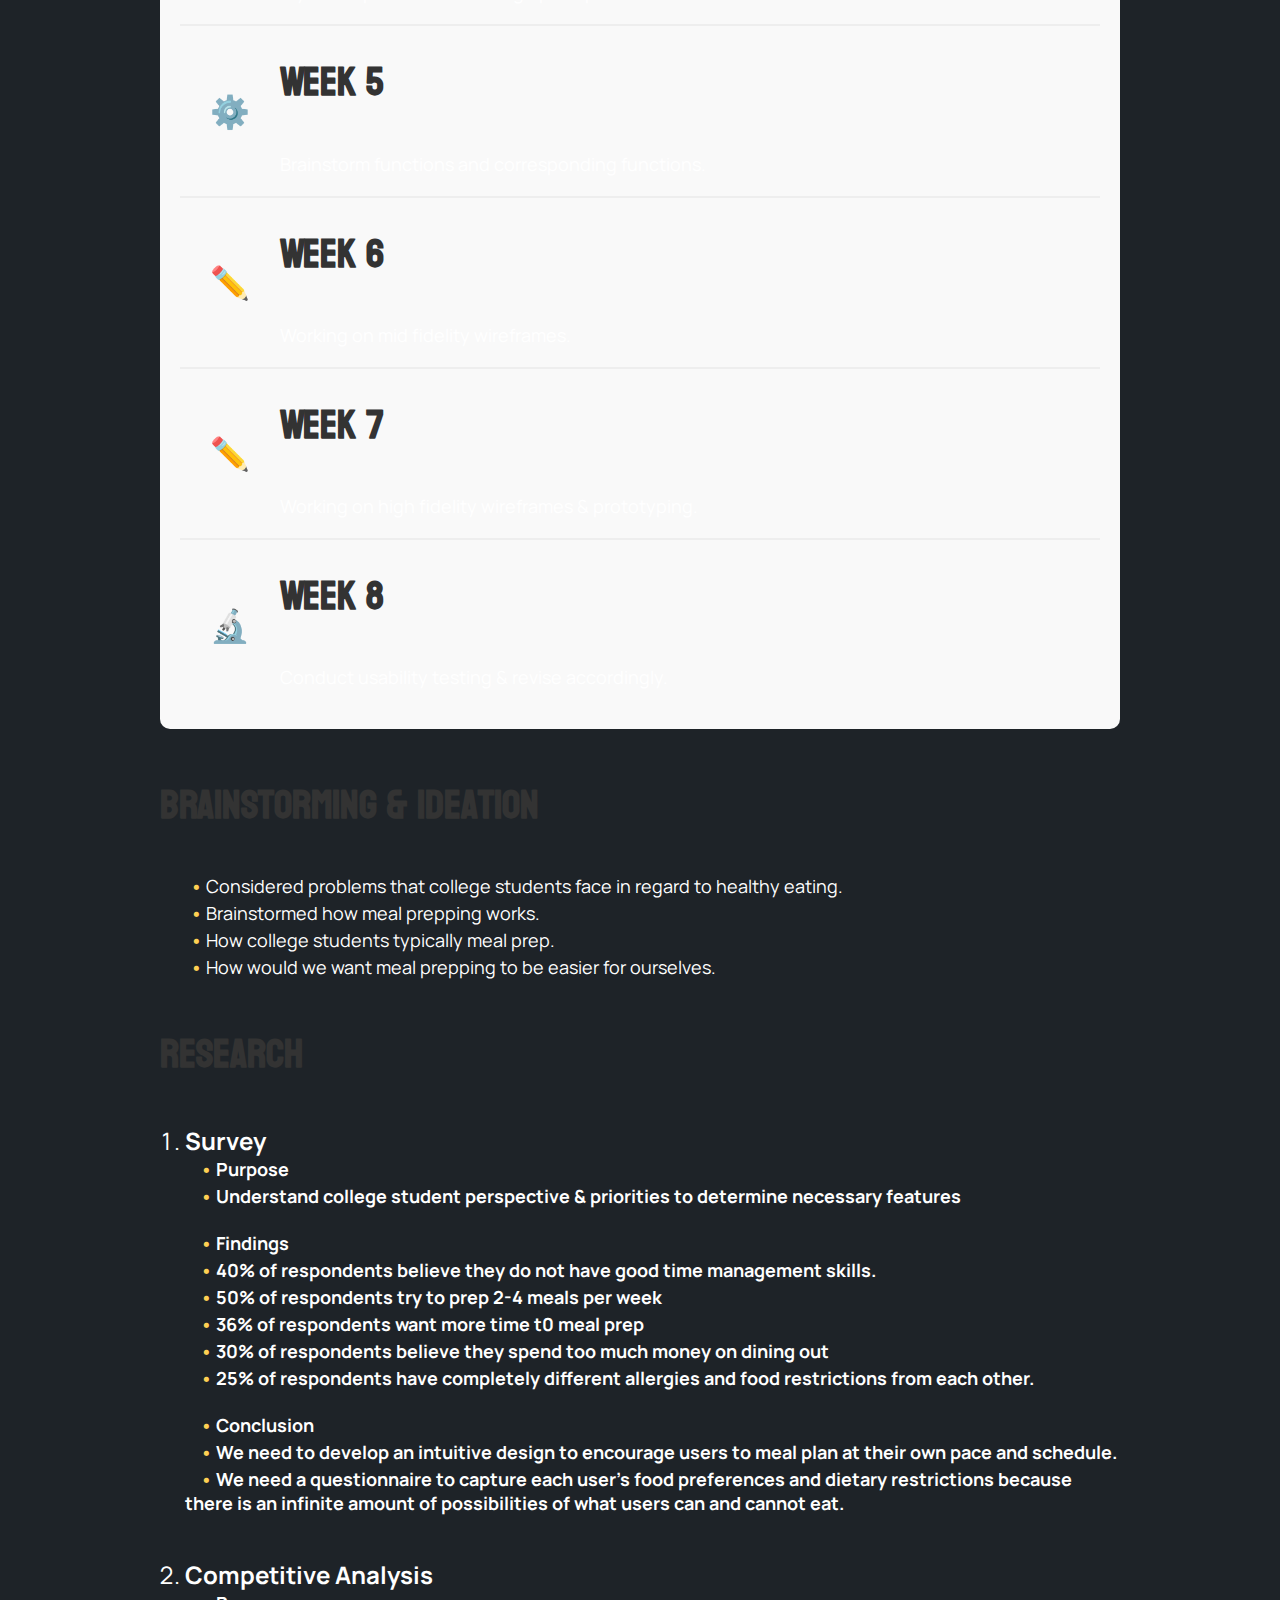
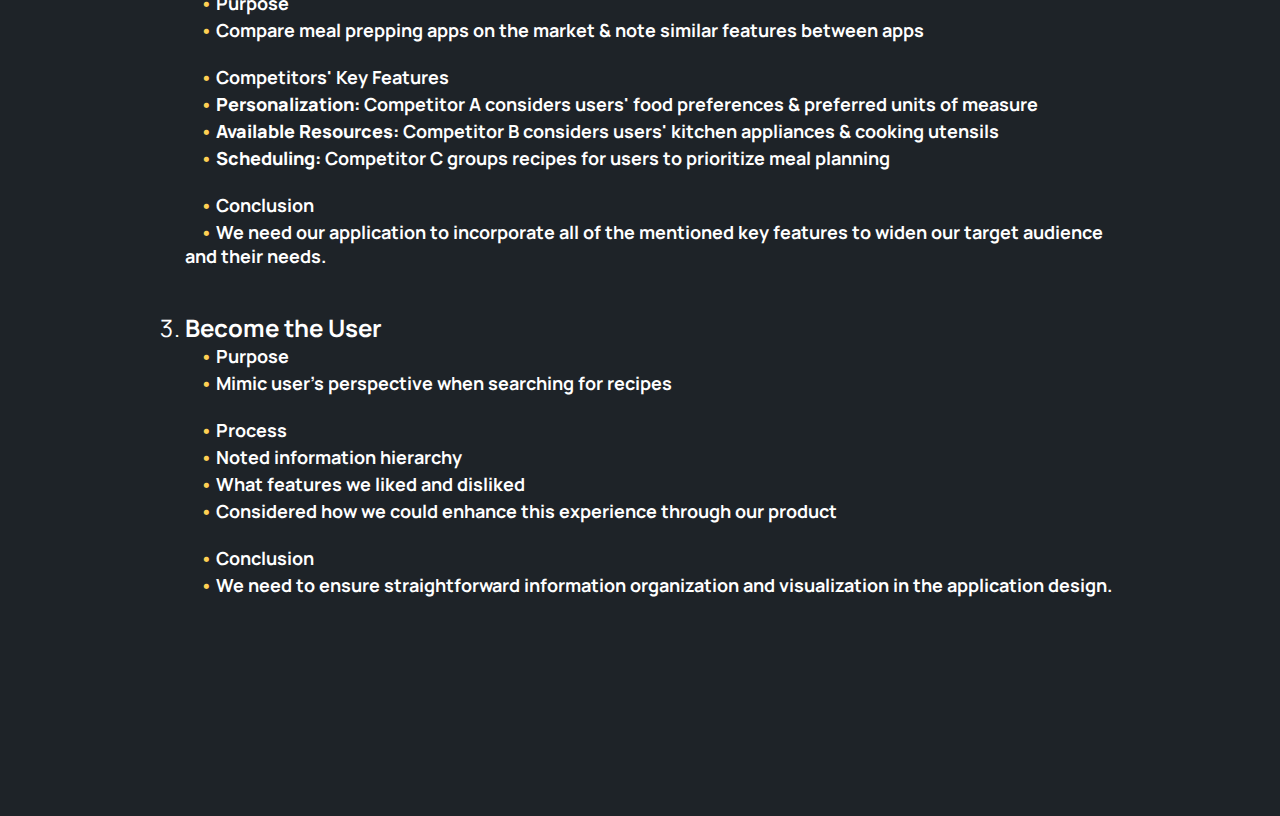
<file: recipe-radar.html>
<!DOCTYPE html>
<html lang="en">
	<!--Set up page-->
	<head>
		<meta charset="UTF-8">
    <meta http-equiv="X-UA-Compatible" content="IE=edge">
    <meta name="viewport" content="width=device-width, initial-scale=1.0">
		<link rel="stylesheet" href="style.css">
    <title>Aasha's Portfolio</title>
		<style>
			body {
				background-color: #1e2328;
				background-repeat: no-repeat;
				background-size: cover;
				background-position: center center;
				background-attachment: fixed;
			}
		</style>
  </head>

  <!--Navigation bar-->
  <div class="navbar">
			<div class="navbar-right">
      <a href="./index.html">Home</a>
			<a href="./resume.html">Resume</a>
			<a href="./projects.html" class="active">Projects & Research</a>
			<!--<a href="./contact.html">Contact</a>-->
		</div>
</div>

	<div class="project_page">
		<body>
			<h1>Recipe Radar</h1>
			<p>Recipe Radar is an app designed and prototyped in Figma to help college
				students find easy recipes that fit their dietary needs and schedule time
				to cook the recipes in a customizable meal prep timeline.</p>
			<p><strong>The project won third place overall out of nine teams in
				Design@UCI’s quarterly project competition in Spring 2023.</strong></p>
			<p>As the Project Manager, I ensured that our team met consistently, completed
				tasks in a timely manner, and followed cohesive interface designs and
				intuitive user flows.</p>

			<h2>PROBLEM</h2>
			<p>College students have a hard time, finding time in their busy schedules to
				meal prep and cook healthy meals at home. </p>

			<h2>SOLUTION</h2>
			<p>Create a fun and accessible application that caters to the users dietary
				needs. Provide meal prepping recipes that can be stored for later use. </p>

			<h2>PROCESS</h2>
			<body class="progress">

				<div class="timeline">
				  <div class="week">
					<div class="icon icon-lightbulb"></div>
					<div class="content">
					  <h2>Week 1</h2>
					  <p>Brainstorm app ideas.<br>Identify audience.</p>
					</div>
				  </div>
				  
				  <div class="week">
					<div class="icon icon-search"></div>
					<div class="content">
					  <h2>Week 2</h2>
					  <p>Ideate what resources we want for our app.</p>
					</div>
				  </div>
				  
				  <div class="week">
					<div class="icon icon-chart"></div>
					<div class="content">
					  <h2>Week 3</h2>
					  <p>Conduct competitive analysis research on current meal prepping apps.</p>
					</div>
				  </div>
				  
				  <div class="week">
					<div class="icon icon-pencil"></div>
					<div class="content">
					  <h2>Week 4</h2>
					  <p>Send out meal prep survey.<br>Try the experience of looking up recipes.</p>
					</div>
				  </div>
				  
				  <div class="week">
					<div class="icon icon-gear"></div>
					<div class="content">
					  <h2>Week 5</h2>
					  <p>Brainstorm functions and corresponding functions.</p>
					</div>
				  </div>
				  
				  <div class="week">
					<div class="icon icon-pencil"></div>
					<div class="content">
					  <h2>Week 6</h2>
					  <p>Working on mid fidelity wireframes.</p>
					</div>
				  </div>
				  
				  <div class="week">
					<div class="icon icon-pencil"></div>
					<div class="content">
					  <h2>Week 7</h2>
					  <p>Working on high fidelity wireframes & prototyping.</p>
					</div>
				  </div>
				  
				  <div class="week">
					<div class="icon icon-test"></div>
					<div class="content">
					  <h2>Week 8</h2>
					  <p>Conduct usability testing & revise accordingly.</p>
					</div>
				  </div>
				</div>
				
				</body>
			
			<!-- <table>
				<tr>
				  <td>Week 1</td>
				  <td>Week 2</td>
				  <td>Week 3</td>
				  <td>Week 4</td>
				</tr>
				<tr>
				<td>Week 5</td>
				<td>Week 6</td>
				<td>Week 7</td>
				<td>Week 8</td>
				</tr>
			  </table>
			<ul>
				<li><strong>Week 1: </strong>Brainstorm app ideas and identify the audience.</li>
				<li><strong>Week 2: </strong>Ideate what resources we want for our app.</li>
				<li><strong>Week 3: </strong>Conduct competitive analysis research on current meal prepping apps.</li>
				<li><strong>Week 4: </strong>Distribute meal prep survey. Mimic the experience of looking up recipes.</li>
				<li><strong>Week 5: </strong>Brainstorm functions and corresponding functions.</li>
				<li><strong>Week 6: </strong>Working on mid fidelity wireframes.</li>
				<li><strong>Week 7: </strong>Working on high fidelity wireframes & prototyping.</li>
				<li><strong>Week 8: </strong>Conduct usability testing & revise accordingly.</li>
			</ul> -->

			<h2>Brainstorming & Ideation</h2>
			<ul>
				<li>Considered problems that college students face in regard to healthy eating.</li>
				<li>Brainstormed how meal prepping works.</li>
				<li>How college students typically meal prep.</li>
				<li>How would we want meal prepping to be easier for ourselves.</li>
			</ul>

			<h2>Research</h2>
			<ol>
				<li><strong>Survey</strong></li>
					<ul>
						<li>Purpose</li>
							<ul>
								<li>Understand college student perspective & priorities to determine necessary features</li>
							</ul>
						<li>Findings</li>
							<ul>
								<li>40% of respondents believe they do not have good time management skills.</li>
								<li>50% of respondents try to prep 2-4 meals per week</li>
								<li>36% of respondents want more time t0 meal prep</li>
								<li>30% of respondents believe they spend too much money on dining out</li>
								<li>25% of respondents have completely different allergies and food restrictions from each other.</li>
							</ul>
						<li>Conclusion</li>
							<ul>
								<li>We need to develop an intuitive design to encourage users to meal plan at their own pace and schedule.</li>
								<li>We need a questionnaire to capture each user's food preferences and dietary restrictions because there is an infinite amount of possibilities of what users can and cannot eat.</li>
							</ul>
					</ul>

				<li><strong>Competitive Analysis</strong></li>
					<ul>
						<li>Purpose</li>
							<ul>
								<li>Compare meal prepping apps on the market & note similar features between apps</li>
							</ul>
						<li>Competitors' Key Features</li>
							<ul>
								<li><strong>Personalization: </strong>Competitor A considers users' food preferences & preferred units of measure​</li>
								<li><strong>Available Resources: </strong>Competitor B considers users' kitchen appliances & cooking utensils​</li>
								<li><strong>Scheduling: </strong>Competitor C groups recipes for users to prioritize meal planning​</li>
							</ul>
						<li>Conclusion</li>
							<ul>
								<li>We need our application to incorporate all of the mentioned key features to widen our target audience and their needs.</li>
							</ul>
					</ul>

				<li><strong>Become the User</strong></li>
					<ul>
						<li>Purpose</li>
							<ul>
								<li>Mimic user’s perspective when searching for recipes</li>
							</ul>
						<li>Process</li>
							<ul>
								<li>Noted information hierarchy</li>
								<li>What features we liked and disliked</li>
								<li>Considered how we could enhance this experience through our product</li>
							</ul>
						<li>Conclusion</li>
							<ul>
								<li>We need to ensure straightforward information organization and visualization in the application design.</li>
							</ul>
					</ul>
			</ol>
	</div>

<!--for futurer design iteration
<div class="project_page">
<body>
	<div class="content_row">
  	<h1 class="proj_section_title">Recipe Radar</h1>
		<div class="proj_section_description">
			<p>Recipe Radar is an app designed and prototyped in Figma to help college
				students find easy recipes that fit their dietary needs and schedule time
				to cook the recipes in a customizable meal prep timeline.</p>
			<p><strong>The project won third place overall out of nine teams in
				Design@UCI’s quarterly project competition in Spring 2023.</strong></p>
			<p>As the Project Manager, I ensured that our team met consistently, completed
		 		tasks in a timely manner, and followed cohesive interface designs and
		 		intuitive user flows.</p>
	 </div>
	</div>

	<div class="content_row">
		<h2 class="proj_section_title">PROBLEM</h2>
		<div class="proj_section_description">
			<p>College students have a hard time, finding time in their busy schedules to
				meal prep and cook healthy meals at home. </p>
		</div>
	</div>

	<div class="content_row">
		<h2 class="proj_section_title">SOLUTION</h2>
		<div class="proj_section_description">
			<p>Create a fun and accessible application that caters to the users dietary
				needs. Provide meal prepping recipes that can be stored for later use. </p>
		</div>
	</div>


	<h2>PROCESS</h2>

</body>
</div>
-->
</html>
</file>
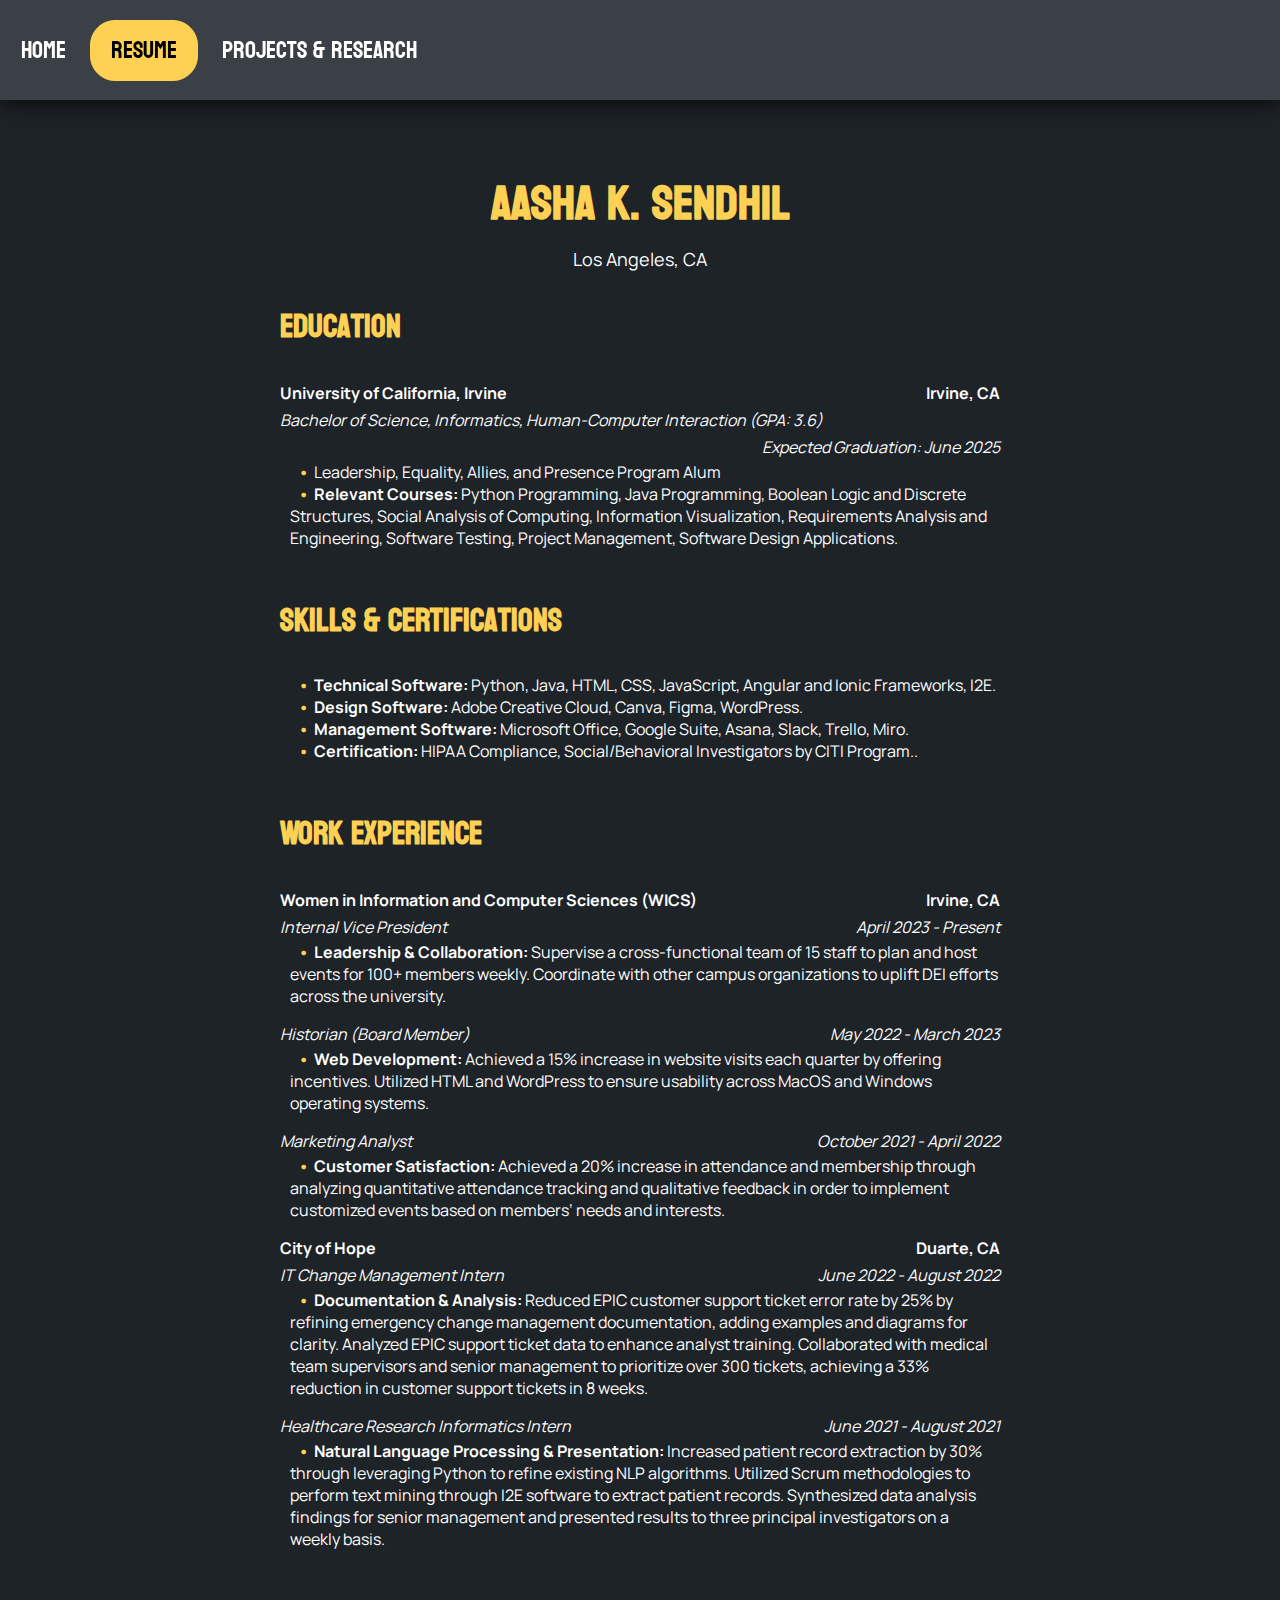
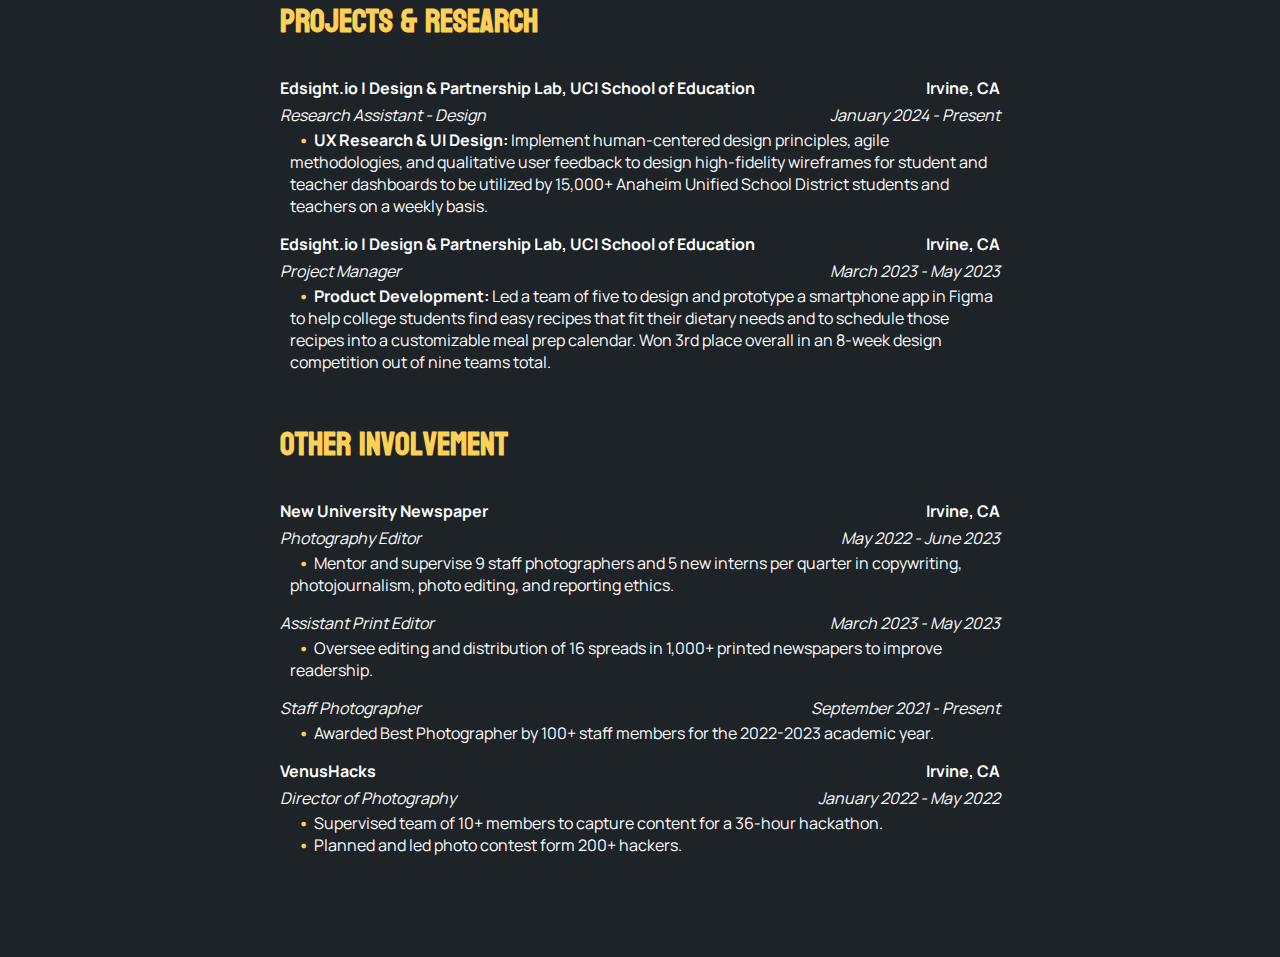
<file: resume.html>
<!DOCTYPE html>
<html lang="en">
	<!--Set up page-->
	<head>
		<meta charset="UTF-8">
    <meta http-equiv="X-UA-Compatible" content="IE=edge">
    <meta name="viewport" content="width=device-width, initial-scale=1.0">
		<link rel="stylesheet" href="style.css">
    <title>Aasha's Portfolio</title>
		<style>
			body {
				background-color: #1e2328;
				background-repeat: no-repeat;
				background-size: cover;
				background-position: center center;
				background-attachment: fixed;
			}
		</style>
  </head>

	<!--Navigation bar-->
  <div class="navbar">
			<div class="navbar-right">
      <a href="./index.html">Home</a>
			<a href="./resume.html" class="active">Resume</a>
			<a href="./projects.html">Projects & Research</a>
			<!--<a href="./contact.html">Contact</a>-->
		</div>
</div>

	<body>
  <div class="resume">
    <div class="header">
      <h1>AASHA K. SENDHIL</h1>
      <p>Los Angeles, CA</p>
    </div>

		<!-- EDUCATION -->
    <div class="section">
      <h2>Education</h2>
			<div id="resume_org_loc" style="clear: both;">
				<p class="alignleft">University of California, Irvine</p>
				<p class="alignright">Irvine, CA</p>
			</div>
			<div id="resume_pos_duration" style="clear: both;">
				<p class="alignleft">Bachelor of Science, Informatics, Human-Computer Interaction (GPA: 3.6)</p>
				<p class="alignright"> Expected Graduation: June 2025</p>
			</div>
			<ul class="alignleft">
				<li>Leadership, Equality, Allies, and Presence Program Alum
				</li>
				<li><strong>Relevant Courses:</strong>  Python Programming, Java Programming, Boolean Logic and Discrete Structures, 
					Social Analysis of Computing, Information Visualization, Requirements Analysis and Engineering, Software Testing, 
					Project Management, Software Design Applications.
				</li>
			</ul>
			</div>

		<!--Skills & Certifications-->
	<div class="section">
		<h2 class="alignleft">Skills & Certifications</h2>
		<ul class="alignleft">
			<li><strong>Technical Software: </strong>Python, Java, HTML, CSS, JavaScript, Angular and Ionic Frameworks, I2E.</li>
			<li><strong>Design Software: </strong>Adobe Creative Cloud, Canva, Figma, WordPress.</li>
			<li><strong>Management Software: </strong>Microsoft Office, Google Suite, Asana, Slack, Trello, Miro.</li>
			<!--<li><strong>Interests: </strong>Photography, web design, travel, cooking, yoga.</li>-->
			<li><strong>Certification: </strong>HIPAA Compliance, Social/Behavioral Investigators by CITI Program..</li>
		</ul>
	</div>


		<!--PROFESSIONAL JOBS-->
		<div class="section">
      <h2 class="alignleft">Work Experience</h2>
			<!--WICS JOBS-->
			<div id="resume_org_loc" style="clear: both;">
				<p class="alignleft">Women in Information and Computer Sciences (WICS)</p>
				<p class="alignright">Irvine, CA</p>
			</div>

			<!--IVP Role-->
			<div id="resume_pos_duration" style="clear: both;">
				<p class="alignleft">Internal Vice President</p>
				<p class="alignright"> April 2023 - Present</p>
			</div>
			<ul class="alignleft">
				<li><strong>Leadership & Collaboration:</strong> Supervise a cross-functional team of 15 staff to plan 
					and host events for 100+ members weekly. Coordinate with other campus organizations to uplift DEI 
					efforts across the university.
				</li>
			</ul>

			<!--HISTORIAN-->
			<div id="resume_pos_duration" style="clear: both;">
				<p class="alignleft">Historian (Board Member)             </p>
				<p class="alignright"> May 2022 - March 2023</p>
			</div>
			<ul class="alignleft">
				<li><strong>Web Development:</strong> Achieved a 15% increase in website visits each quarter by offering 
					incentives. Utilized HTML and WordPress to ensure usability across MacOS and Windows operating systems.
				</li>
			</ul>

			<!--Marketing Role-->
			<div id="resume_pos_duration" style="clear: both;">
				<p class="alignleft">Marketing Analyst</p>
				<p class="alignright">October 2021 - April 2022</p>
			</div>
			<ul class="alignleft">
				<li><strong>Customer Satisfaction:</strong> Achieved a 20% increase in attendance and membership through 
					analyzing quantitative attendance tracking and qualitative feedback in order to implement customized 
					events based on members’ needs and interests.
				</li>
			</ul>


			<!-- CITY OF HOPE-->
			<div id="resume_org_loc" style="clear: both;">
				<p class="alignleft">City of Hope</p>
				<p class="alignright">Duarte, CA</p>
			</div>

			<!--Change Management Role-->
			<div id="resume_pos_duration" style="clear: both;">
				<p class="alignleft">IT Change Management Intern</p>
				<p class="alignright">June 2022 - August 2022</p>
			</div>
			<ul class="alignleft">
				<li><strong>Documentation & Analysis:</strong> Reduced EPIC customer support ticket error rate by 25% by 
					refining emergency change management documentation, adding examples and diagrams for clarity. Analyzed 
					EPIC support ticket data to enhance analyst training. Collaborated with medical team supervisors and 
					senior management to prioritize over 300 tickets, achieving a 33% reduction in customer support tickets 
					in 8 weeks.
				</li>
			</ul>

			<!--Healthcare Research Role-->
			<div id="resume_pos_duration" style="clear: both;">
				<p class="alignleft">Healthcare Research Informatics Intern</p>
				<p class="alignright">June 2021 - August 2021</p>
			</div>
			<ul class="alignleft">
				<li><strong>Natural Language Processing & Presentation:</strong> Increased patient record extraction by 30% 
					through leveraging Python to refine existing NLP algorithms. Utilized Scrum methodologies to perform text 
					mining through I2E software to extract patient records. Synthesized data analysis findings for senior 
					management and presented results to three principal investigators on a weekly basis.
				</li>
			</ul>
		</div>

		<!--PROJECTS & RESEARCH-->
		<div class="section">
			<h2 class="alignleft">Projects & Research</h2>
				  <!--DAPLAB-->
				  <div id="resume_org_loc" style="clear: both;">
					  <p class="alignleft">Edsight.io | Design & Partnership Lab, UCI School of Education</p>
					  <p class="alignright">Irvine, CA</p>
				  </div>
	  
				  <!--RA-->
				  <div id="resume_pos_duration" style="clear: both;">
					  <p class="alignleft">Research Assistant - Design</p>
					  <p class="alignright"> January 2024 - Present</p>
				  </div>
				  <ul class="alignleft">
					  <li><strong>UX Research & UI Design:</strong> Implement human-centered design principles, agile methodologies, 
						and qualitative user feedback to design high-fidelity wireframes for student and teacher dashboards to be 
						utilized by 15,000+ Anaheim Unified School District students and teachers on a weekly basis.
					  </li>
				  </ul>

				   <!--DAPLAB-->
				   <div id="resume_org_loc" style="clear: both;">
					<p class="alignleft">Edsight.io | Design & Partnership Lab, UCI School of Education</p>
					<p class="alignright">Irvine, CA</p>
				</div>
	
				<!--RECIPE RADAR-->
				<div id="resume_pos_duration" style="clear: both;">
					<p class="alignleft">Project Manager</p>
					<p class="alignright"> March 2023 - May 2023</p>
				</div>
				<ul class="alignleft">
					<li><strong>Product Development:</strong> Led a team of five to design and prototype a smartphone app in Figma to help 
						college students find easy recipes that fit their dietary needs and to schedule those recipes into a customizable meal 
						prep calendar. Won 3rd place overall in an 8-week design competition out of nine teams total.

					</li>
				</ul>
		</div>


			<!--INVOLVEMENT-->
			<div class="section">
	      <h2 class="alignleft">Other Involvement</h2>

				<!--NEWSPAPER-->
				<div id="resume_org_loc" style="clear: both;">
					<p class="alignleft">New University Newspaper</p>
					<p class="alignright">Irvine, CA</p>
				</div>

				<!--EDITOR ROLE -->
				<div id="resume_pos_duration" style="clear: both;">
					<p class="alignleft">Photography Editor</p>
					<p class="alignright"> May 2022 - June 2023</p>
				</div>
				<ul class="alignleft">
					<li>Mentor and supervise 9 staff photographers and 5 new interns per quarter in copywriting, photojournalism,
						photo editing, and reporting ethics.</li>
				</ul>

				<!--PRINT ROLE-->
				<div id="resume_pos_duration" style="clear: both;">
					<p class="alignleft">Assistant Print Editor</p>
					<p class="alignright">March 2023 - May 2023</p>
				</div>
				<ul class="alignleft">
					<li>Oversee editing and distribution of 16 spreads in 1,000+ printed newspapers to improve readership.</li>
				</ul>

				<!--STAFF ROLE-->
				<div id="resume_pos_duration" style="clear: both;">
					<p class="alignleft">Staff Photographer</p>
					<p class="alignright">September 2021 - Present</p>
				</div>
				<ul class="alignleft">
					<li>Awarded Best Photographer by 100+ staff members for the 2022-2023 academic year.</li>
				</ul>

				<!--VENUSHACKS-->
				<div id="resume_org_loc" style="clear: both;">
					<p class="alignleft">VenusHacks</p>
					<p class="alignright">Irvine, CA</p>
				</div>
				<!--PHOTO DIRECTOR -->
				<div id="resume_pos_duration" style="clear: both;">
					<p class="alignleft">Director of Photography               </p>
					<p class="alignright"> January 2022 - May 2022</p>
				</div>
				<ul class="alignleft">
					<li>Supervised team of 10+ members to capture content for a 36-hour hackathon.</li>
					<li>Planned and led photo contest form 200+ hackers.</li>
				</ul>
    </div>

</body>

</html>
</file>
<file: style.css>
/*Importing google fonts*/
@import url('https://fonts.googleapis.com/css?family=Koulen&display=swap');
@import url('https://fonts.googleapis.com/css?family=Manrope&display=swap');

h1 {
	font-family: 'Koulen', sans-serif;
	font-size: 48px;
	color: White;
}

h2 {
	font-family: 'Koulen', sans-serif;
	font-size: 30px;
	color: White;
}

/* The navigation bar design */
.navbar {
  overflow: hidden;
  position: fixed; /* Set the navbar to fixed position */
  top: 0; /* Position the navbar at the top of the page */
  width: 100%; /* Full width */
	background-color: #3b3f46; /*light gray */
  position: fixed;
  top: 0;
	left: 0;
  height: 100px;
	width: 100%;
	display: flex;
	align-items: center;
	box-shadow: 0 0 25px black;
}

/* navbar inactive links */
.navbar a {
  background-color: #3b3f46; /* light gray */
	border: 1px solid #3b3f46;
	border-radius: 25px;
  color: white;
  padding: 8px 20px;
  text-align: center;
  text-decoration: none;
  display: inline-block;
  font-size: 24px;
	font-family: 'Koulen', sans-serif;
}

/* styling dropdown container*/
.dropdown {
	float: left;
	overflow: hidden;
}

.dropdown .dropbtn {
	background-color: inherit;
	font-family: inherit;
	font-size: inherit;
	border: 1px solid #3b3f46;
	color: white;
	padding: 8px 20px;
	text-align: inherit;
	margin: 0;
	outline: none;
}

/* navbar hover link design */
.navbar a:hover, .dropdown:hover, .dropbtn {
	background-color: white;
	border: 1px solid black;
	border-radius: 25px;
	color: black;
}

.dropdown-content {
	display: none;
	position: absolute;
	background-color: white;
	min-width: 160px;
	box-shadow: 0px 8px 16px 0px black;
	z-index: 1;
}

.dropwdown-content a {
	float: none;
	color: a;
	padding: 12px 16px;
	text-decoration: none;
	display: block;
	text-align: center;
}

.dropdown-content a:hover {
		background-color: #fed053;
	}

/* navbar active page link design */
.navbar a.active {
	background-color: #fed053;
	border: 1px solid #fed053;
	border-radius: 25px;
	color: black;
}

/* aligning navbar items right */
.navbar-right {
	align-items: right;
}

.navbar .dropdown: hover .navbar .dropdown-content {
	display: block;
}

.homecontainer {
  justify-content: center;
	/*padding-top: 120px;
	padding-left: 120px;
	padding-right: 120px;*/
	display: flex;
	max-width: 100%;
}

.homeimage {
	float: left;
	height: 450px;
	border: 5px solid #fed053;
	border-radius: 25px;
	box-shadow: 0 4px 8px 0 black;
}

.hometext {
	padding-left: 40px;
}

.hometext p {
	font-family: 'Manrope', sans-serif;
	font-size: 16px;
	color: White;
	padding-bottom: 5px;
}

li {
	font-family: 'Manrope', sans-serif;
	font-size: 16px;
	color: white;
}

.involvement_icon {
	height: 60px;
}

.container {
	display: flex;
	flex-direction: column;
	justify-content: flex-start;
	align-items: flex-start;
}

body {
  font-family: 'Manrope', sans-serif;
  margin: 0;
  padding: 160px;
}

.resume {
  max-width: 75%;
  margin: 0 auto;
	color: white;
}

.header {
  text-align: center;
}

.header h1 {
	font-family: 'Koulen', sans-serif;
  font-size: 48px;
	color: #fed053;
  margin: 0;
}

.header p {
	font-family: 'Manrope', sans-serif;
  font-size: 18px;
  margin: 0;
}

.section {
  margin-bottom: 10px;
}

.section h2 {
	/*margin-top: 5px;*/
  font-size: 32px;
	color: #fed053;
  /*margin-bottom: 10px;*/
}

.section p {
  font-size: 16px;
	color: white;
  margin: 0 0 5px;
}

.section ul {
  list-style-type: none;
  padding: 0;
	margin-top: -2px;
}

.section ul li {
  font-size: 16px;
	margin-left: 10px;
  /*margin-bottom: 5px;*/
}

.section li::before {
	content: "\2022";
	color: #fed053;
  font-weight: bold; /* If you want it to be bold */
  display: inline-block; /* Needed to add space between the bullet and the text */
  width: 16px; /* Also needed for space (tweak if needed) */
  margin-left: 8px; /* Also needed for space (tweak if needed) */
}

#resume_pos_duration {
	font-style: italic;
}

#resume_org_loc {
	font-weight: bold;
}

.section .alignleft {
	float: left;
}

.section .alignright {
	float: right
}

.card_padding {
	padding-bottom: 40px;
}

.project_card {
	box-shadow: 0 4px 8px 0 black;
	transition: 0.3s;
	width: 75%;
	border-radius: 25px;
	background-color: #3b3f46;
	font-family: 'Manrope', sans-serif;
	font-color: white;
	display: flex;
	flex-direction: column;
}

.project_card: hover{
	box-shadow: 0 12px 24px 0 black;
}

#project_image {
	border-radius: 25px 25px 0 0;
	width: 100%;
}

.card_container {
	padding: 2px 16px;
	flex: 1;
	height: 75%;
	display: flex;
	flex-direction: column;
	color: white;
}

.project_card a {
	/*text-decoration: none;*/
	color: white;
}

.project_card h1 {
	font-family: 'Koulen', sans-serif;
	font-size: 27px;
}

.project_card p {
	font-size: 16px;
}

.card_row {
	display: flex;
	flex-direction: row;
	width: 75%;
	/*align-content: center;*/
	justify-content: center;
}

/*creating card containters*/
/*float two columns side by side*/
.column {
	float:left;
	width: 50%;
	padding: 0 10px;
}


/*remove extra left and right margins*/
.row {
	margin: 0 -5px;
}

/*clear floats after the columns*/
.row: after {
	content: "";
	display: table;
	clear: both;
}

/*responsive columns - one colum layout on small screens*/
@media screen and (max-width: 600px) {
	.column {
		width: 100%;
		display: 100%;
		margin-bottom: 20px;
	}
}

#header_img {
	flex: center;
	width: 100%
}

.essay {
	font-family: 'Manrope', sans-serif;
	/*padding-left: 300px;*/
	/*padding-right: 300px;*/
	padding-top: 120px;
	padding-bottom: 120px;
	width:75%;
	align-items: center;
}

.essay .tab {
	/*tab-size: 4;*/
	display: inline-block;
	margin-left: 30px;
}

.essay p {
	font-size: 16px;
	color: white;
}

.essay h1 {
	font-family: 'Koulen', sans-serif;
	color: #fed053;
	font-size: 48px;
}

.essay h2 {
	font-family: 'Koulen', sans-serif;
	color: #fed053;
	font-size: 32;
}

.essay ul {
  list-style-type: none;
  padding: 0;
	color: white;
	/*margin-top: -2px;*/
}

.essay ul li {
  font-size: 16px;
	margin-left: 10px;
  /*margin-bottom: 5px;*/
}

.essay li::before {
	content: "\2022";
	color: #fed053;
  font-weight: bold; /* If you want it to be bold */
  display: inline-block; /* Needed to add space between the bullet and the text */
  width: 16px; /* Also needed for space (tweak if needed) */
  margin-left: 8px; /* Also needed for space (tweak if needed) */
}

.essay li a {
	color: white;
}

.project_page body {
	padding-top: 120px;
	width: 75%;
}

.project_page h1 {
	font-family: 'Koulen', sans-serif;
	color: #fed053;
	font-size: 48px;
}

.project_page h2 {
	font-family: 'Koulen', sans-serif;
	color: #fed053;
	font-size: 40px;
}

.project_page p {
	font-family: 'Manrope', sans-serif;
	color: white;
	font-size: 18px;
}

.project_page ul {
  list-style-type: none;
  padding: 0;
	color: white;
	padding-bottom: 20px;
}

.project_page ul li {
  font-size: 18px;
	margin-left: 15px;
	padding-bottom: 3px;
}

.project_page ul li::before {
	content: "\2022";
	color: #fed053;
  font-weight: bold; /* If you want it to be bold */
  display: inline-block; /* Needed to add space between the bullet and the text */
  width: 16px; /* Also needed for space (tweak if needed) */
  margin-left: 15px; /* Also needed for space (tweak if needed) */
}

.project_page ol {
	/*list-style-type:*/
  padding: 0;
	color: white;
	margin-left: 10px;
}

.project_page ol li {
	color: white;
	font-size: 24px;
	margin-left: 15px;
}

.project_page ol li ul li {
	color: white;
	font-size: 20px;
	margin-left: 40px;
	padding-bottom: 3px;
	font-weight: bold;
}

.project_page ol ul li::before {
	list-style-type: circle;
	content: "\2022";
	color: #fed053;
  font-weight: bold; /* If you want it to be bold */
  display: inline-block; /* Needed to add space between the bullet and the text */
  width: 16px; /* Also needed for space (tweak if needed) */
  margin-left: 15px; /* Also needed for space (tweak if needed) */
}

.project_page ol ul li {
	font-size: 18px;
	margin-left: 15px;
	padding-bottom: 3px;
	font-weight: bold;
}

.project_page ol ul ul li::before {
	list-style-type: circle;
	content: "\2022";
	color: #fed053;
  font-weight: bold; /* If you want it to be bold */
  display: inline-block; /* Needed to add space between the bullet and the text */
  width: 16px; /* Also needed for space (tweak if needed) */
  margin-left: 15px; /* Also needed for space (tweak if needed) */
}

.content_row {
	display: flex;
	flex-direction: row;
	width: 100%;
	align-content: center;
}

.proj_section_title {
	flex-direction: column;
	width: 25%%;
	flex: 1;
}

.proj_section_description {
	flex-direction: column;
	width: 75%%;
}

.progress body {
    font-family: Arial, sans-serif;
    background-color: #ffffff;
    color: #333333;
    margin: 0;
    padding: 0;
  }

  .timeline {
    max-width: 960px;
    margin: 40px auto;
    padding: 20px;
    background-color: #f9f9f9;
    border-radius: 10px;
  }

  .week {
    display: flex;
    align-items: center;
    padding: 20px;
    border-bottom: 2px solid #eeeeee;
  }

  .week:last-child {
    border-bottom: none;
  }

  .icon {
    flex: 0 0 60px;
    text-align: center;
    font-size: 24px;
  }

  .content {
    flex: 1;
    padding-left: 20px;
  }

  .progress h2 {
    margin-top: 0;
    color: #333;
  }

  .progress p {
    margin: 0;
  }

  /* Custom styling for icons */
  .icon::before {
    font-size: 32px;
    display: block;
  }

  .icon-lightbulb::before {
    content: '💡';
  }

  .icon-search::before {
    content: '🔍';
  }

  .icon-chart::before {
    content: '📊';
  }

  .icon-pencil::before {
    content: '✏️';
  }

  .icon-gear::before {
    content: '⚙️';
  }

  .icon-test::before {
    content: '🔬';
  }
</file>
